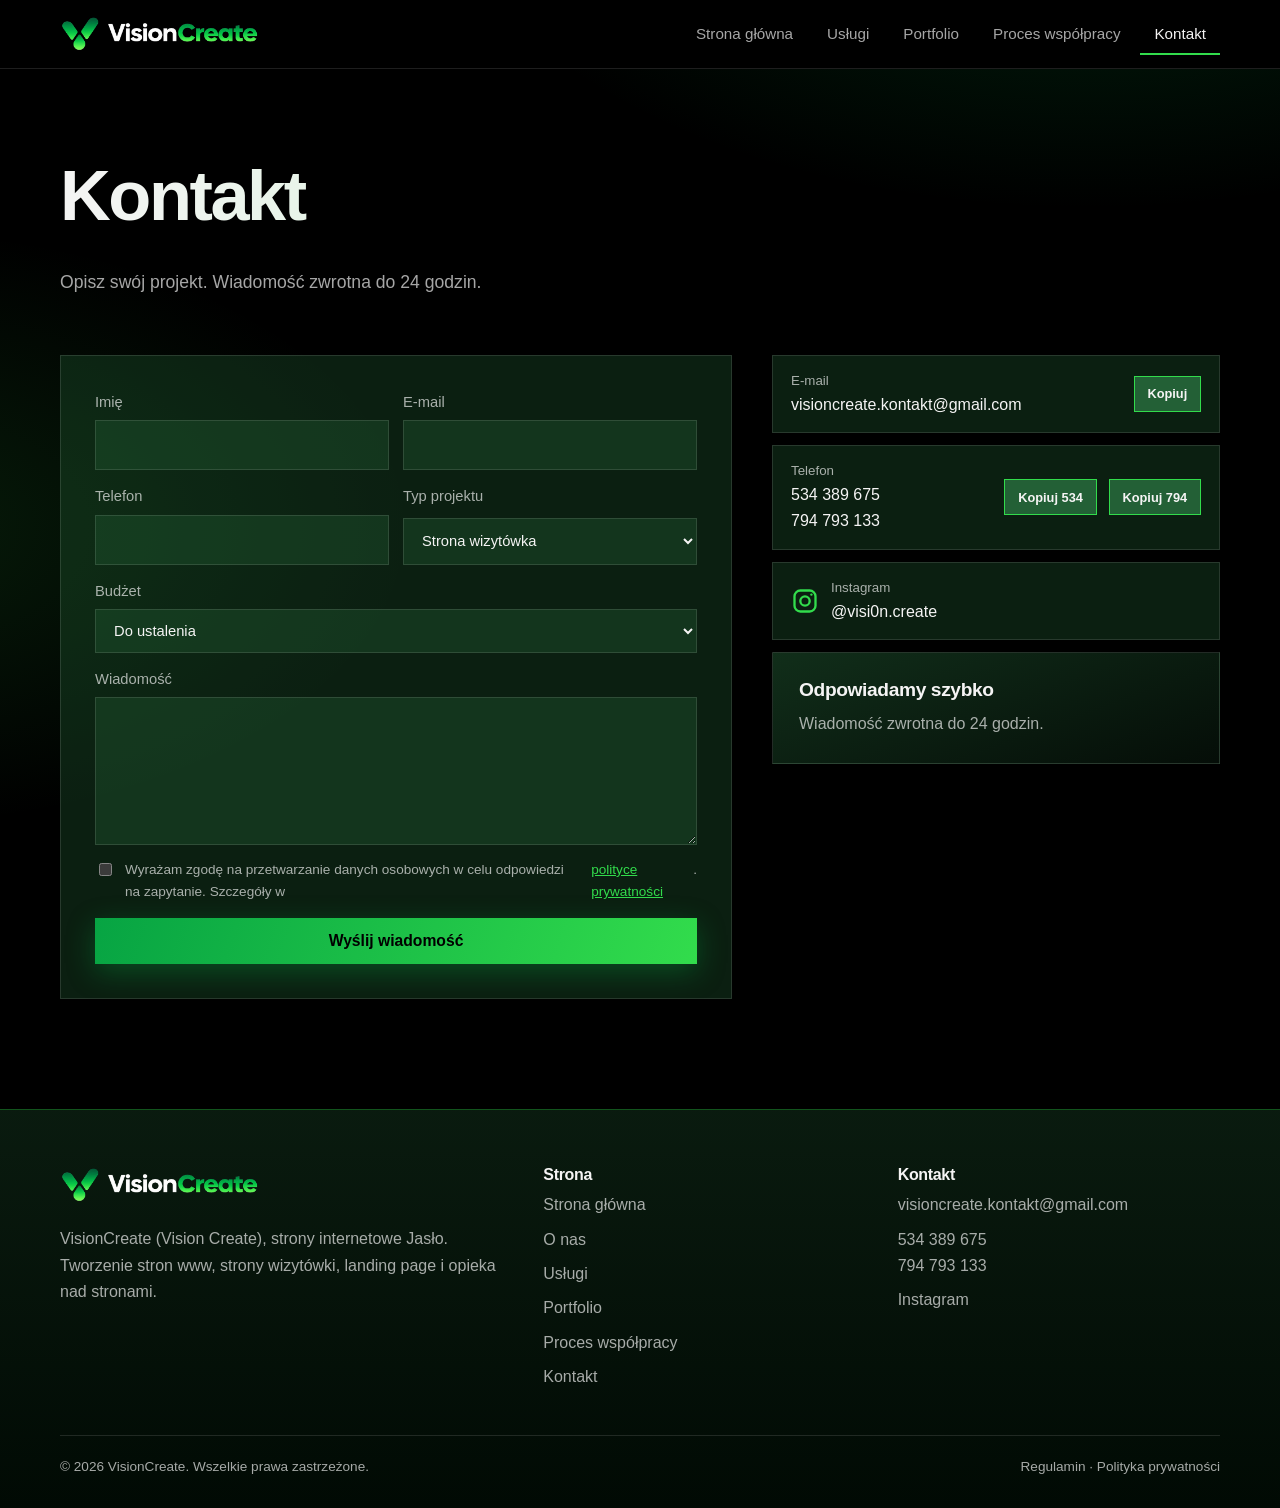
<file: kontakt.html>
<!DOCTYPE html>
<html lang="pl">
<head>
<meta charset="utf-8">
<meta name="viewport" content="width=device-width, initial-scale=1, viewport-fit=cover">
<meta http-equiv="Content-Security-Policy" content="default-src 'self'; script-src 'self'; style-src 'self' 'unsafe-inline' https://fonts.googleapis.com; font-src https://fonts.gstatic.com; img-src 'self' data:; connect-src 'self' https://formsubmit.co https://api.web3forms.com; form-action 'self'; base-uri 'self'; object-src 'none'">
<meta name="referrer" content="strict-origin-when-cross-origin">
<title>Kontakt i bezpłatna wycena | Strony www Jasło | VisionCreate</title>
<meta name="description" content="Bezpłatna wycena strony internetowej w Jaśle. Napisz lub zadzwoń: 534 389 675 / 794 793 133. Odpowiadamy do 24 godzin.">
<link rel="canonical" href="https://visi0ncreate.github.io/visioncreate/kontakt">
<meta name="robots" content="index, follow, max-image-preview:large">
<meta name="author" content="VisionCreate">
<meta name="theme-color" content="#000000">
<link rel="icon" type="image/png" sizes="48x48" href="favicon.png">
<link rel="shortcut icon" href="favicon.png">
<link rel="apple-touch-icon" href="favicon.png">
<meta name="application-name" content="VisionCreate">
<meta name="apple-mobile-web-app-title" content="VisionCreate">
<meta name="keywords" content="VisionCreate, Vision Create, strony internetowe Jasło, tworzenie stron internetowych Jasło, strony www Jasło, projektowanie stron www Jasło, strona internetowa dla firmy Jasło, strona wizytówka Jasło, landing page Jasło, cennik stron internetowych Jasło, tanie strony internetowe Jasło, utrzymanie strony Jasło, webdesigner Jasło">
<meta name="geo.region" content="PL-PK">
<meta name="geo.placename" content="Jasło">
<meta property="og:type" content="website">
<meta property="og:locale" content="pl_PL">
<meta property="og:site_name" content="VisionCreate">
<meta property="og:url" content="https://visi0ncreate.github.io/visioncreate/kontakt">
<meta property="og:image" content="https://visi0ncreate.github.io/visioncreate/logo.png">
<meta property="og:title" content="Kontakt i bezpłatna wycena | Strony www Jasło | VisionCreate">
<meta property="og:description" content="Bezpłatna wycena strony internetowej w Jaśle. Napisz lub zadzwoń: 534 389 675 / 794 793 133. Odpowiadamy do 24 godzin.">
<meta name="twitter:card" content="summary">

<link rel="preconnect" href="https://fonts.googleapis.com">
<link rel="preconnect" href="https://fonts.gstatic.com" crossorigin>
<link href="https://fonts.googleapis.com/css2?family=Sora:wght@600;700;800&family=Inter:wght@400;500&display=swap" rel="stylesheet">
<link rel="stylesheet" href="style.css?v=3">
<noscript><style>.rv{opacity:1;transform:none}</style></noscript>
</head>
<body>
<header><div class="wrap nav">
  <a href="strona-glowna" class="logo" aria-label="VisionCreate, strona główna"><img src="logo.png" alt="VisionCreate" decoding="async"></a>
  <button class="menu" aria-expanded="false" aria-controls="nav">Menu</button>
  <nav id="nav"><ul>
    <li><a href="strona-glowna">Strona główna</a></li>
    <li><a href="uslugi">Usługi</a></li>
    <li><a href="portfolio">Portfolio</a></li>
    <li><a href="proces-wspolpracy">Proces współpracy</a></li>
    
    <li><a href="kontakt" class="on" aria-current="page">Kontakt</a></li>
  </ul></nav>
</div></header>

<main>
<div class="page show">
  <div class="wrap pagehead"><h1>Kontakt</h1><p style="font-size:1.1rem">Opisz swój projekt. Wiadomość zwrotna do 24 godzin.</p></div>
  <section style="padding-top:30px"><div class="wrap contact">
    <form id="f" novalidate>
      <input type="text" name="_honey" tabindex="-1" autocomplete="off" aria-hidden="true" style="position:absolute;left:-9999px;width:1px;height:1px;opacity:0">
      <div class="two"><label>Imię<input name="imie" maxlength="80" required autocomplete="name"></label><label>E-mail<input name="email" type="email" maxlength="120" required autocomplete="email"></label></div>
      <div class="two"><label>Telefon<input name="tel" type="tel" maxlength="30" autocomplete="tel"></label>
        <label>Typ projektu<select name="typ"><option>Strona wizytówka</option><option>Sklep internetowy</option><option>Redesign strony</option><option>SEO i utrzymanie</option><option>Inne</option></select></label></div>
      <label>Budżet<select name="budzet"><option>Do ustalenia</option><option>do 500 zł</option><option>500–1 000 zł</option><option>1 000–3 000 zł</option><option>powyżej 3 000 zł</option></select></label>
      <label>Wiadomość<textarea name="msg" rows="5" maxlength="2000" required></textarea></label>
      <label class="check"><input type="checkbox" required> Wyrażam zgodę na przetwarzanie danych osobowych w celu odpowiedzi na zapytanie. Szczegóły w <a href="polityka-prywatnosci" style="color:var(--b)">polityce prywatności</a>.</label>
      <button class="btn" type="submit">Wyślij wiadomość</button>
      <span id="ok" role="status"></span>
    </form>
    <div class="info">
      <div class="ir"><a href="mailto:visioncreate.kontakt@gmail.com"><small>E-mail</small>visioncreate.kontakt@gmail.com</a><button type="button" class="cb" data-copy="visioncreate.kontakt@gmail.com">Kopiuj</button></div>
      <div class="ir"><span class="tel"><small>Telefon</small><a href="tel:+48534389675">534 389 675</a><br><a href="tel:+48794793133">794 793 133</a></span><button type="button" class="cb" data-copy="534 389 675" aria-label="Kopiuj numer 534 389 675">Kopiuj 534</button><button type="button" class="cb" data-copy="794 793 133" aria-label="Kopiuj numer 794 793 133">Kopiuj 794</button></div>
      <div class="ir"><svg class="ig" viewBox="0 0 24 24" width="28" height="28" fill="none" stroke="currentColor" stroke-width="2" stroke-linecap="round" stroke-linejoin="round" aria-hidden="true"><rect x="3" y="3" width="18" height="18" rx="5"/><circle cx="12" cy="12" r="4"/><circle cx="17.5" cy="6.5" r="1" fill="currentColor" stroke="none"/></svg><a href="https://www.instagram.com/visi0n.create/" target="_blank" rel="noopener"><small>Instagram</small>@visi0n.create</a></div>
      <div class="card" style="margin-top:6px"><h3>Odpowiadamy szybko</h3><p>Wiadomość zwrotna do 24 godzin.</p></div>
    </div>
  </div></section>
</div>
</main>

<footer><div class="wrap">
  <div class="fg">
    <div><a href="strona-glowna" class="logo"><img src="logo.png" alt="VisionCreate" decoding="async"></a><p style="margin-top:14px">VisionCreate (Vision Create), strony internetowe Jasło. Tworzenie stron www, strony wizytówki, landing page i opieka nad stronami.</p></div>
    <div><h3>Strona</h3><ul><li><a href="strona-glowna">Strona główna</a></li><li><a href="strona-glowna#o-nas">O nas</a></li><li><a href="uslugi">Usługi</a></li><li><a href="portfolio">Portfolio</a></li><li><a href="proces-wspolpracy">Proces współpracy</a></li><li><a href="kontakt">Kontakt</a></li></ul></div>
    <div><h3>Kontakt</h3><ul><li><a href="mailto:visioncreate.kontakt@gmail.com">visioncreate.kontakt@gmail.com</a></li><li><a href="tel:+48534389675">534 389 675</a><br><a href="tel:+48794793133">794 793 133</a></li><li><a href="https://www.instagram.com/visi0n.create/" target="_blank" rel="noopener">Instagram</a></li></ul></div>
    
  </div>
  <div class="legal"><span>© 2026 VisionCreate. Wszelkie prawa zastrzeżone.</span><span><a href="regulamin">Regulamin</a> · <a href="polityka-prywatnosci">Polityka prywatności</a></span></div>
</div></footer>

<script src="kontakt.js?v=4" defer></script>
<script src="script.js?v=4" defer></script>
</body>
</html>
</file>
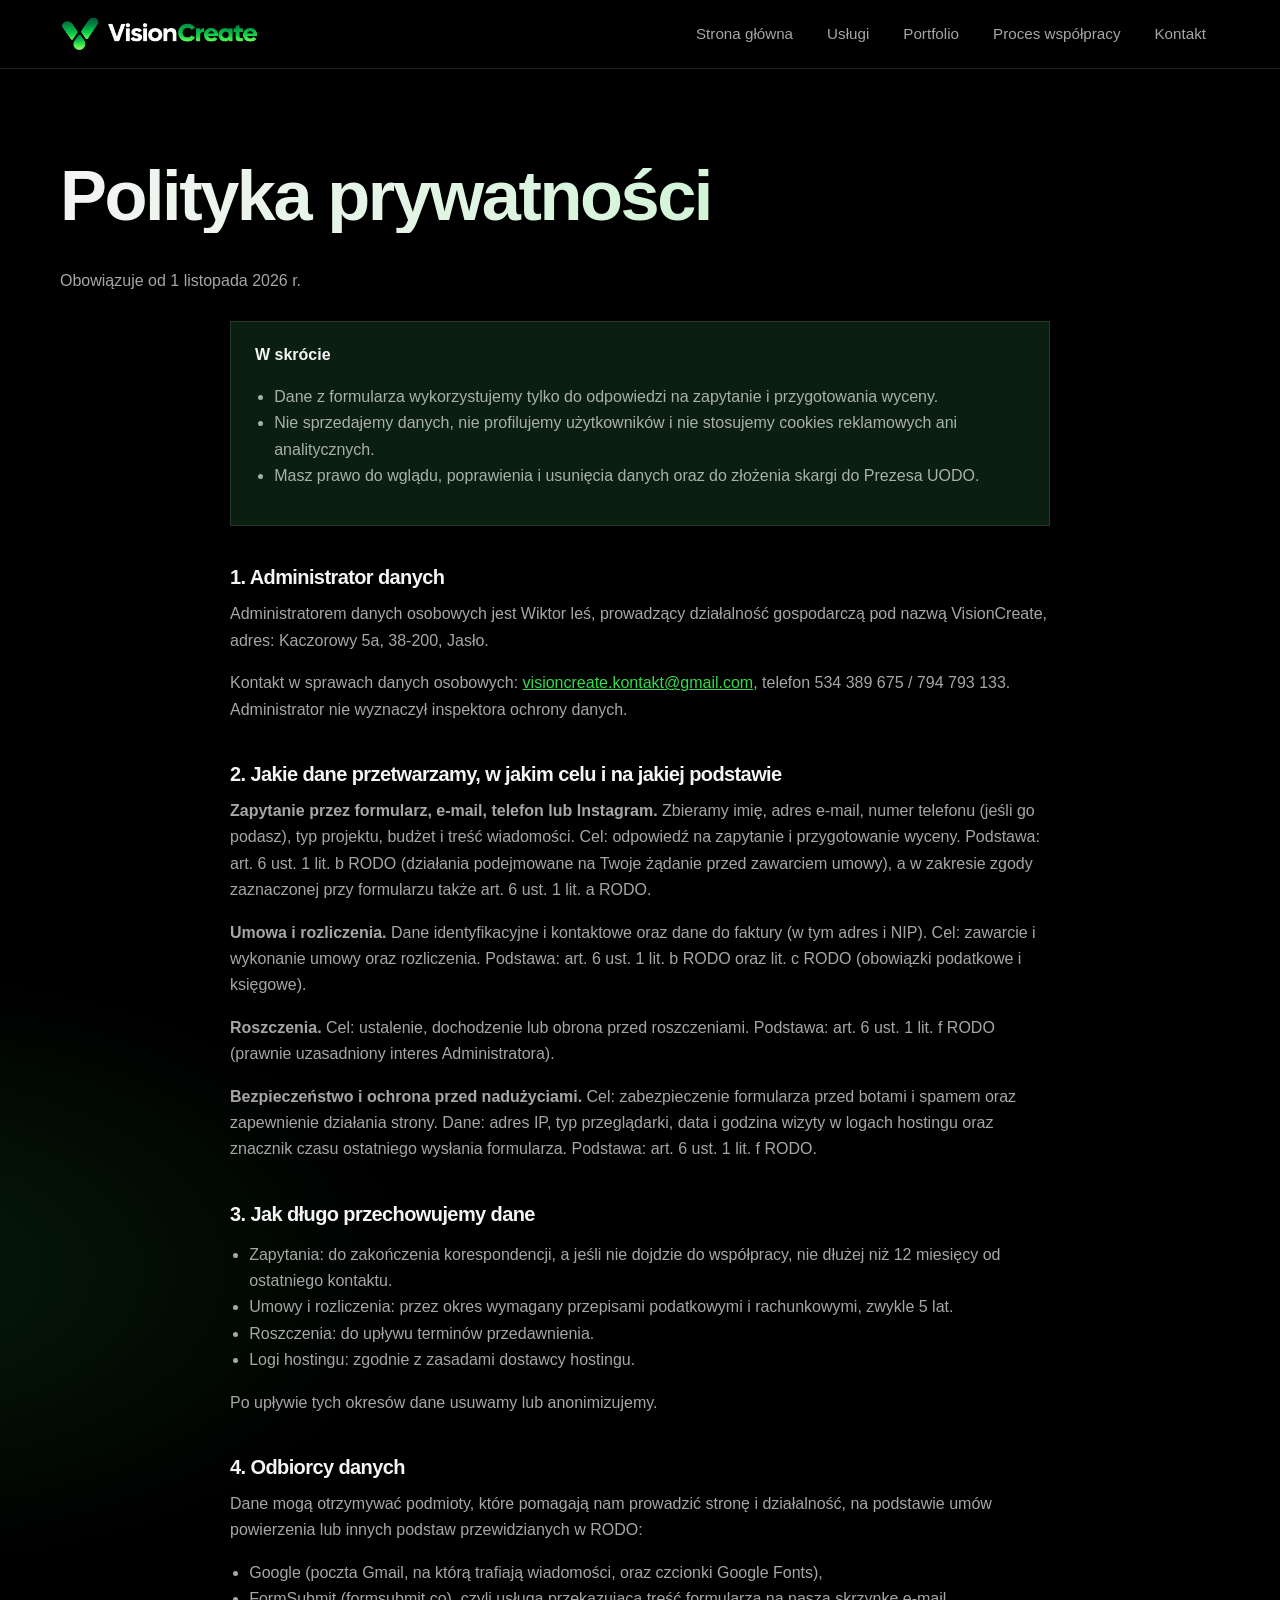
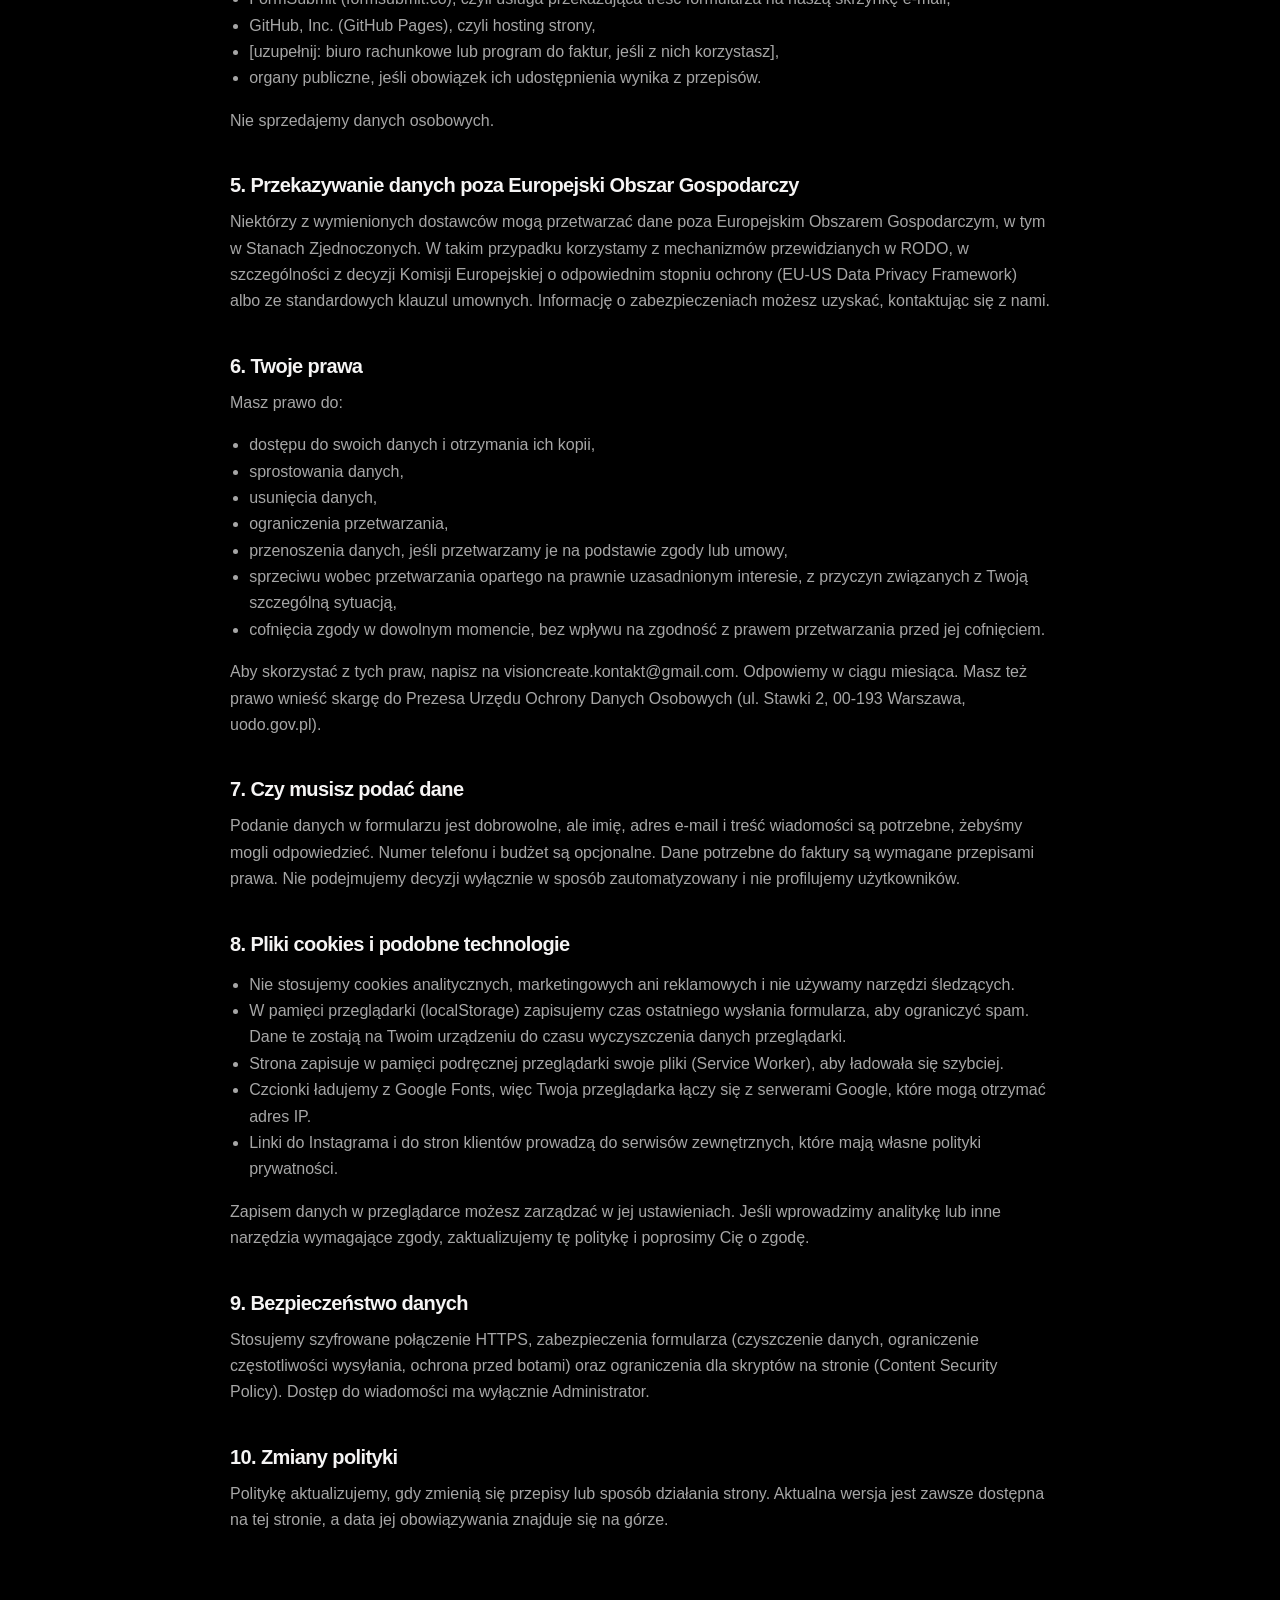
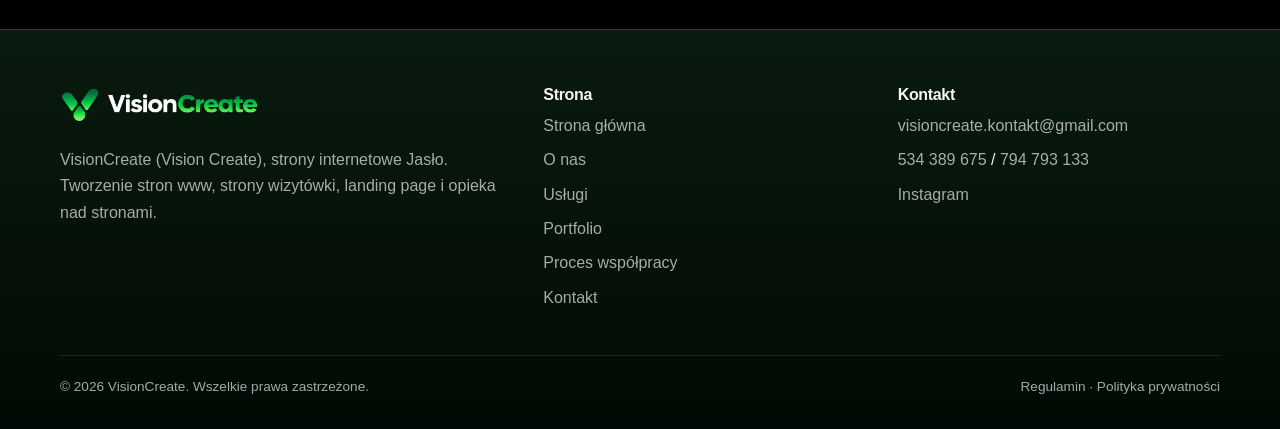
<file: polityka-prywatnosci.html>
<!DOCTYPE html>
<html lang="pl">
<head>
<meta charset="utf-8">
<meta name="viewport" content="width=device-width, initial-scale=1, viewport-fit=cover">
<meta http-equiv="Content-Security-Policy" content="default-src 'self'; script-src 'self'; style-src 'self' 'unsafe-inline' https://fonts.googleapis.com; font-src https://fonts.gstatic.com; img-src 'self' data:; connect-src 'self' https://formsubmit.co https://api.web3forms.com; form-action 'self'; base-uri 'self'; object-src 'none'">
<meta name="referrer" content="strict-origin-when-cross-origin">
<title>Polityka prywatności | VisionCreate</title>
<meta name="description" content="Polityka prywatności VisionCreate: jakie dane zbieramy, po co, jak długo je przechowujemy i jakie masz prawa.">
<link rel="canonical" href="https://visi0ncreate.github.io/visioncreate/polityka-prywatnosci">
<meta name="robots" content="index, follow, max-image-preview:large">
<meta name="author" content="VisionCreate">
<meta name="theme-color" content="#000000">
<link rel="icon" type="image/png" sizes="48x48" href="favicon.png">
<link rel="shortcut icon" href="favicon.png">
<link rel="apple-touch-icon" href="favicon.png">
<meta name="application-name" content="VisionCreate">
<meta name="apple-mobile-web-app-title" content="VisionCreate">
<meta name="keywords" content="VisionCreate, Vision Create, strony internetowe Jasło, tworzenie stron internetowych Jasło, strony www Jasło, projektowanie stron www Jasło, strona internetowa dla firmy Jasło, strona wizytówka Jasło, landing page Jasło, cennik stron internetowych Jasło, tanie strony internetowe Jasło, utrzymanie strony Jasło, webdesigner Jasło">
<meta name="geo.region" content="PL-PK">
<meta name="geo.placename" content="Jasło">
<meta property="og:type" content="website">
<meta property="og:locale" content="pl_PL">
<meta property="og:site_name" content="VisionCreate">
<meta property="og:url" content="https://visi0ncreate.github.io/visioncreate/polityka-prywatnosci">
<meta property="og:image" content="https://visi0ncreate.github.io/visioncreate/logo.png">
<meta property="og:title" content="Polityka prywatności | VisionCreate">
<meta property="og:description" content="Polityka prywatności VisionCreate: jakie dane zbieramy, po co, jak długo je przechowujemy i jakie masz prawa.">
<meta name="twitter:card" content="summary">

<link rel="preconnect" href="https://fonts.googleapis.com">
<link rel="preconnect" href="https://fonts.gstatic.com" crossorigin>
<link href="https://fonts.googleapis.com/css2?family=Sora:wght@600;700;800&family=Inter:wght@400;500&display=swap" rel="stylesheet">
<link rel="stylesheet" href="style.css?v=3">
<noscript><style>.rv{opacity:1;transform:none}</style></noscript>
</head>
<body>
<header><div class="wrap nav">
  <a href="strona-glowna" class="logo" aria-label="VisionCreate, strona główna"><img src="logo.png" alt="VisionCreate" decoding="async"></a>
  <button class="menu" aria-expanded="false" aria-controls="nav">Menu</button>
  <nav id="nav"><ul>
    <li><a href="strona-glowna">Strona główna</a></li>
    <li><a href="uslugi">Usługi</a></li>
    <li><a href="portfolio">Portfolio</a></li>
    <li><a href="proces-wspolpracy">Proces współpracy</a></li>
    
    <li><a href="kontakt">Kontakt</a></li>
  </ul></nav>
</div></header>

<main>
<div class="page show">
  <div class="wrap pagehead"><h1>Polityka prywatności</h1><p>Obowiązuje od 1 listopada 2026 r.</p></div>
  <div class="wrap doc">
    <div style="border:1px solid var(--line);border-radius:18px;padding:20px 24px;background:var(--card)">
      <b>W skrócie</b>
      <ul>
        <li>Dane z formularza wykorzystujemy tylko do odpowiedzi na zapytanie i przygotowania wyceny.</li>
        <li>Nie sprzedajemy danych, nie profilujemy użytkowników i nie stosujemy cookies reklamowych ani analitycznych.</li>
        <li>Masz prawo do wglądu, poprawienia i usunięcia danych oraz do złożenia skargi do Prezesa UODO.</li>
      </ul>
    </div>

    <h2>1. Administrator danych</h2>
    <p>Administratorem danych osobowych jest Wiktor leś, prowadzący działalność gospodarczą pod nazwą VisionCreate, adres: Kaczorowy 5a, 38-200, Jasło.</p>
    <p>Kontakt w sprawach danych osobowych: <a href="mailto:visioncreate.kontakt@gmail.com">visioncreate.kontakt@gmail.com</a>, telefon 534 389 675 / 794 793 133. Administrator nie wyznaczył inspektora ochrony danych.</p>

    <h2>2. Jakie dane przetwarzamy, w jakim celu i na jakiej podstawie</h2>
    <p><b>Zapytanie przez formularz, e-mail, telefon lub Instagram.</b> Zbieramy imię, adres e-mail, numer telefonu (jeśli go podasz), typ projektu, budżet i treść wiadomości. Cel: odpowiedź na zapytanie i przygotowanie wyceny. Podstawa: art. 6 ust. 1 lit. b RODO (działania podejmowane na Twoje żądanie przed zawarciem umowy), a w zakresie zgody zaznaczonej przy formularzu także art. 6 ust. 1 lit. a RODO.</p>
    <p><b>Umowa i rozliczenia.</b> Dane identyfikacyjne i kontaktowe oraz dane do faktury (w tym adres i NIP). Cel: zawarcie i wykonanie umowy oraz rozliczenia. Podstawa: art. 6 ust. 1 lit. b RODO oraz lit. c RODO (obowiązki podatkowe i księgowe).</p>
    <p><b>Roszczenia.</b> Cel: ustalenie, dochodzenie lub obrona przed roszczeniami. Podstawa: art. 6 ust. 1 lit. f RODO (prawnie uzasadniony interes Administratora).</p>
    <p><b>Bezpieczeństwo i ochrona przed nadużyciami.</b> Cel: zabezpieczenie formularza przed botami i spamem oraz zapewnienie działania strony. Dane: adres IP, typ przeglądarki, data i godzina wizyty w logach hostingu oraz znacznik czasu ostatniego wysłania formularza. Podstawa: art. 6 ust. 1 lit. f RODO.</p>

    <h2>3. Jak długo przechowujemy dane</h2>
    <ul>
      <li>Zapytania: do zakończenia korespondencji, a jeśli nie dojdzie do współpracy, nie dłużej niż 12 miesięcy od ostatniego kontaktu.</li>
      <li>Umowy i rozliczenia: przez okres wymagany przepisami podatkowymi i rachunkowymi, zwykle 5 lat.</li>
      <li>Roszczenia: do upływu terminów przedawnienia.</li>
      <li>Logi hostingu: zgodnie z zasadami dostawcy hostingu.</li>
    </ul>
    <p>Po upływie tych okresów dane usuwamy lub anonimizujemy.</p>

    <h2>4. Odbiorcy danych</h2>
    <p>Dane mogą otrzymywać podmioty, które pomagają nam prowadzić stronę i działalność, na podstawie umów powierzenia lub innych podstaw przewidzianych w RODO:</p>
    <ul>
      <li>Google (poczta Gmail, na którą trafiają wiadomości, oraz czcionki Google Fonts),</li>
      <li>FormSubmit (formsubmit.co), czyli usługa przekazująca treść formularza na naszą skrzynkę e-mail,</li>
      <li>GitHub, Inc. (GitHub Pages), czyli hosting strony,</li>
      <li>[uzupełnij: biuro rachunkowe lub program do faktur, jeśli z nich korzystasz],</li>
      <li>organy publiczne, jeśli obowiązek ich udostępnienia wynika z przepisów.</li>
    </ul>
    <p>Nie sprzedajemy danych osobowych.</p>

    <h2>5. Przekazywanie danych poza Europejski Obszar Gospodarczy</h2>
    <!-- SPRAWDŹ: dla Google, GitHub i FormSubmit potwierdź w ich dokumentach, na jakiej podstawie przekazują dane poza EOG, i dostosuj ten akapit. -->
    <p>Niektórzy z wymienionych dostawców mogą przetwarzać dane poza Europejskim Obszarem Gospodarczym, w tym w Stanach Zjednoczonych. W takim przypadku korzystamy z mechanizmów przewidzianych w RODO, w szczególności z decyzji Komisji Europejskiej o odpowiednim stopniu ochrony (EU-US Data Privacy Framework) albo ze standardowych klauzul umownych. Informację o zabezpieczeniach możesz uzyskać, kontaktując się z nami.</p>

    <h2>6. Twoje prawa</h2>
    <p>Masz prawo do:</p>
    <ul>
      <li>dostępu do swoich danych i otrzymania ich kopii,</li>
      <li>sprostowania danych,</li>
      <li>usunięcia danych,</li>
      <li>ograniczenia przetwarzania,</li>
      <li>przenoszenia danych, jeśli przetwarzamy je na podstawie zgody lub umowy,</li>
      <li>sprzeciwu wobec przetwarzania opartego na prawnie uzasadnionym interesie, z przyczyn związanych z Twoją szczególną sytuacją,</li>
      <li>cofnięcia zgody w dowolnym momencie, bez wpływu na zgodność z prawem przetwarzania przed jej cofnięciem.</li>
    </ul>
    <p>Aby skorzystać z tych praw, napisz na visioncreate.kontakt@gmail.com. Odpowiemy w ciągu miesiąca. Masz też prawo wnieść skargę do Prezesa Urzędu Ochrony Danych Osobowych (ul. Stawki 2, 00-193 Warszawa, uodo.gov.pl).</p>

    <h2>7. Czy musisz podać dane</h2>
    <p>Podanie danych w formularzu jest dobrowolne, ale imię, adres e-mail i treść wiadomości są potrzebne, żebyśmy mogli odpowiedzieć. Numer telefonu i budżet są opcjonalne. Dane potrzebne do faktury są wymagane przepisami prawa. Nie podejmujemy decyzji wyłącznie w sposób zautomatyzowany i nie profilujemy użytkowników.</p>

    <h2>8. Pliki cookies i podobne technologie</h2>
    <ul>
      <li>Nie stosujemy cookies analitycznych, marketingowych ani reklamowych i nie używamy narzędzi śledzących.</li>
      <li>W pamięci przeglądarki (localStorage) zapisujemy czas ostatniego wysłania formularza, aby ograniczyć spam. Dane te zostają na Twoim urządzeniu do czasu wyczyszczenia danych przeglądarki.</li>
      <li>Strona zapisuje w pamięci podręcznej przeglądarki swoje pliki (Service Worker), aby ładowała się szybciej.</li>
      <!-- USUŃ ten punkt, jeśli czcionki zostaną wgrane na własny serwer. -->
      <li>Czcionki ładujemy z Google Fonts, więc Twoja przeglądarka łączy się z serwerami Google, które mogą otrzymać adres IP.</li>
      <li>Linki do Instagrama i do stron klientów prowadzą do serwisów zewnętrznych, które mają własne polityki prywatności.</li>
    </ul>
    <p>Zapisem danych w przeglądarce możesz zarządzać w jej ustawieniach. Jeśli wprowadzimy analitykę lub inne narzędzia wymagające zgody, zaktualizujemy tę politykę i poprosimy Cię o zgodę.</p>

    <h2>9. Bezpieczeństwo danych</h2>
    <p>Stosujemy szyfrowane połączenie HTTPS, zabezpieczenia formularza (czyszczenie danych, ograniczenie częstotliwości wysyłania, ochrona przed botami) oraz ograniczenia dla skryptów na stronie (Content Security Policy). Dostęp do wiadomości ma wyłącznie Administrator.</p>

    <h2>10. Zmiany polityki</h2>
    <p>Politykę aktualizujemy, gdy zmienią się przepisy lub sposób działania strony. Aktualna wersja jest zawsze dostępna na tej stronie, a data jej obowiązywania znajduje się na górze.</p>
  </div>
</div>
</main>

<footer><div class="wrap">
  <div class="fg">
    <div><a href="strona-glowna" class="logo"><img src="logo.png" alt="VisionCreate" decoding="async"></a><p style="margin-top:14px">VisionCreate (Vision Create), strony internetowe Jasło. Tworzenie stron www, strony wizytówki, landing page i opieka nad stronami.</p></div>
    <div><h3>Strona</h3><ul><li><a href="strona-glowna">Strona główna</a></li><li><a href="strona-glowna#o-nas">O nas</a></li><li><a href="uslugi">Usługi</a></li><li><a href="portfolio">Portfolio</a></li><li><a href="proces-wspolpracy">Proces współpracy</a></li><li><a href="kontakt">Kontakt</a></li></ul></div>
    <div><h3>Kontakt</h3><ul><li><a href="mailto:visioncreate.kontakt@gmail.com">visioncreate.kontakt@gmail.com</a></li><li><a href="tel:+48534389675">534 389 675</a> / <a href="tel:+48794793133">794 793 133</a></li><li><a href="https://www.instagram.com/visi0n.create/" target="_blank" rel="noopener">Instagram</a></li></ul></div>
    
  </div>
  <div class="legal"><span>© 2026 VisionCreate. Wszelkie prawa zastrzeżone.</span><span><a href="regulamin">Regulamin</a> · <a href="polityka-prywatnosci">Polityka prywatności</a></span></div>
</div></footer>

<script src="script.js?v=3" defer></script>
</body>
</html>
</file>
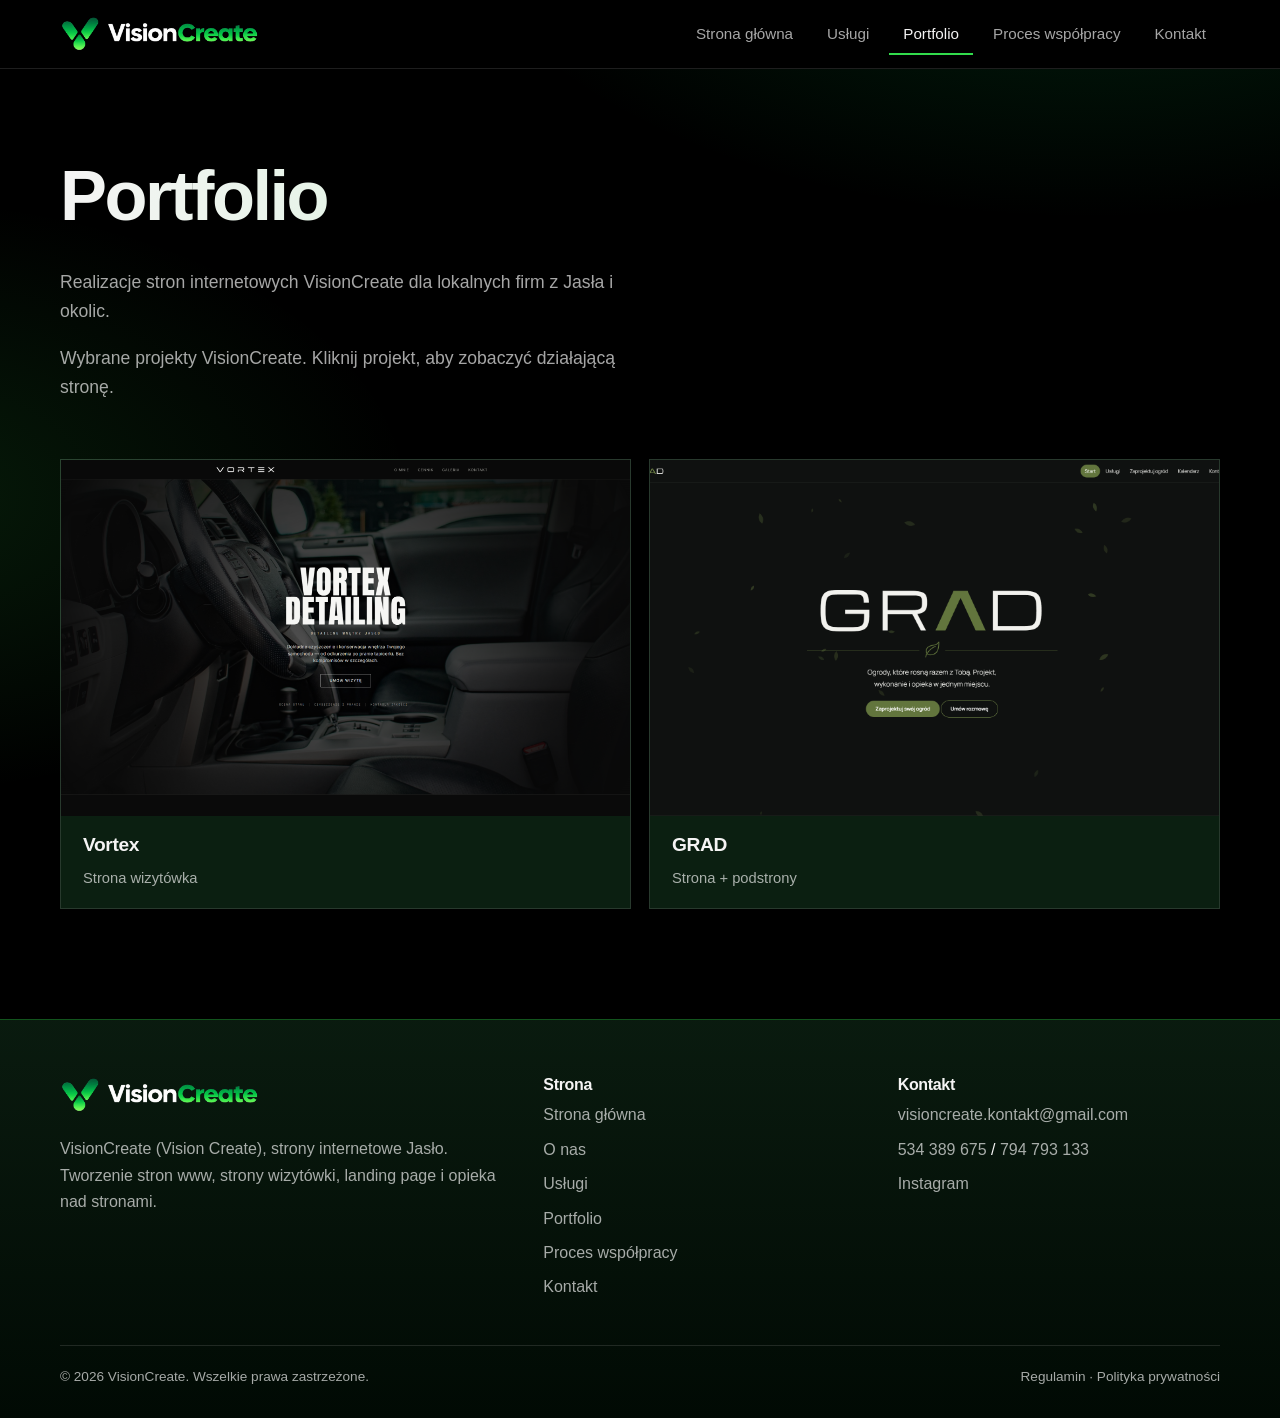
<file: portfolio.html>
<!DOCTYPE html>
<html lang="pl">
<head>
<meta charset="utf-8">
<meta name="viewport" content="width=device-width, initial-scale=1, viewport-fit=cover">
<meta http-equiv="Content-Security-Policy" content="default-src 'self'; script-src 'self'; style-src 'self' 'unsafe-inline' https://fonts.googleapis.com; font-src https://fonts.gstatic.com; img-src 'self' data:; connect-src 'self' https://formsubmit.co https://api.web3forms.com; form-action 'self'; base-uri 'self'; object-src 'none'">
<meta name="referrer" content="strict-origin-when-cross-origin">
<title>Portfolio stron internetowych Jasło | VisionCreate</title>
<meta name="description" content="Realizacje VisionCreate: strony wizytówki i strony z podstronami dla lokalnych firm z Jasła i okolic. Zobacz projekty.">
<link rel="canonical" href="https://visi0ncreate.github.io/visioncreate/portfolio">
<meta name="robots" content="index, follow, max-image-preview:large">
<meta name="author" content="VisionCreate">
<meta name="theme-color" content="#000000">
<link rel="icon" type="image/png" sizes="48x48" href="favicon.png">
<link rel="shortcut icon" href="favicon.png">
<link rel="apple-touch-icon" href="favicon.png">
<meta name="application-name" content="VisionCreate">
<meta name="apple-mobile-web-app-title" content="VisionCreate">
<meta name="keywords" content="VisionCreate, Vision Create, strony internetowe Jasło, tworzenie stron internetowych Jasło, strony www Jasło, projektowanie stron www Jasło, strona internetowa dla firmy Jasło, strona wizytówka Jasło, landing page Jasło, cennik stron internetowych Jasło, tanie strony internetowe Jasło, utrzymanie strony Jasło, webdesigner Jasło">
<meta name="geo.region" content="PL-PK">
<meta name="geo.placename" content="Jasło">
<meta property="og:type" content="website">
<meta property="og:locale" content="pl_PL">
<meta property="og:site_name" content="VisionCreate">
<meta property="og:url" content="https://visi0ncreate.github.io/visioncreate/portfolio">
<meta property="og:image" content="https://visi0ncreate.github.io/visioncreate/logo.png">
<meta property="og:title" content="Portfolio stron internetowych Jasło | VisionCreate">
<meta property="og:description" content="Realizacje VisionCreate: strony wizytówki i strony z podstronami dla lokalnych firm z Jasła i okolic. Zobacz projekty.">
<meta name="twitter:card" content="summary">

<link rel="preconnect" href="https://fonts.googleapis.com">
<link rel="preconnect" href="https://fonts.gstatic.com" crossorigin>
<link href="https://fonts.googleapis.com/css2?family=Sora:wght@600;700;800&family=Inter:wght@400;500&display=swap" rel="stylesheet">
<link rel="stylesheet" href="style.css?v=3">
<noscript><style>.rv{opacity:1;transform:none}</style></noscript>
</head>
<body>
<header><div class="wrap nav">
  <a href="strona-glowna" class="logo" aria-label="VisionCreate, strona główna"><img src="logo.png" alt="VisionCreate" decoding="async"></a>
  <button class="menu" aria-expanded="false" aria-controls="nav">Menu</button>
  <nav id="nav"><ul>
    <li><a href="strona-glowna">Strona główna</a></li>
    <li><a href="uslugi">Usługi</a></li>
    <li><a href="portfolio" class="on" aria-current="page">Portfolio</a></li>
    <li><a href="proces-wspolpracy">Proces współpracy</a></li>
    
    <li><a href="kontakt">Kontakt</a></li>
  </ul></nav>
</div></header>

<main>
<div class="page show">
  <div class="wrap pagehead"><h1>Portfolio</h1><p style="font-size:1.1rem">Realizacje stron internetowych VisionCreate dla lokalnych firm z Jasła i okolic.</p><p style="font-size:1.1rem">Wybrane projekty VisionCreate. Kliknij projekt, aby zobaczyć działającą stronę.</p></div>
  <section style="padding-top:30px"><div class="wrap"><div class="grid" id="pf" style="margin-top:0"></div></div></section>
</div>
</main>

<footer><div class="wrap">
  <div class="fg">
    <div><a href="strona-glowna" class="logo"><img src="logo.png" alt="VisionCreate" decoding="async"></a><p style="margin-top:14px">VisionCreate (Vision Create), strony internetowe Jasło. Tworzenie stron www, strony wizytówki, landing page i opieka nad stronami.</p></div>
    <div><h3>Strona</h3><ul><li><a href="strona-glowna">Strona główna</a></li><li><a href="strona-glowna#o-nas">O nas</a></li><li><a href="uslugi">Usługi</a></li><li><a href="portfolio">Portfolio</a></li><li><a href="proces-wspolpracy">Proces współpracy</a></li><li><a href="kontakt">Kontakt</a></li></ul></div>
    <div><h3>Kontakt</h3><ul><li><a href="mailto:visioncreate.kontakt@gmail.com">visioncreate.kontakt@gmail.com</a></li><li><a href="tel:+48534389675">534 389 675</a> / <a href="tel:+48794793133">794 793 133</a></li><li><a href="https://www.instagram.com/visi0n.create/" target="_blank" rel="noopener">Instagram</a></li></ul></div>
    
  </div>
  <div class="legal"><span>© 2026 VisionCreate. Wszelkie prawa zastrzeżone.</span><span><a href="regulamin">Regulamin</a> · <a href="polityka-prywatnosci">Polityka prywatności</a></span></div>
</div></footer>

<script src="portfolio.js?v=3" defer></script>
<script src="script.js?v=3" defer></script>
</body>
</html>
</file>
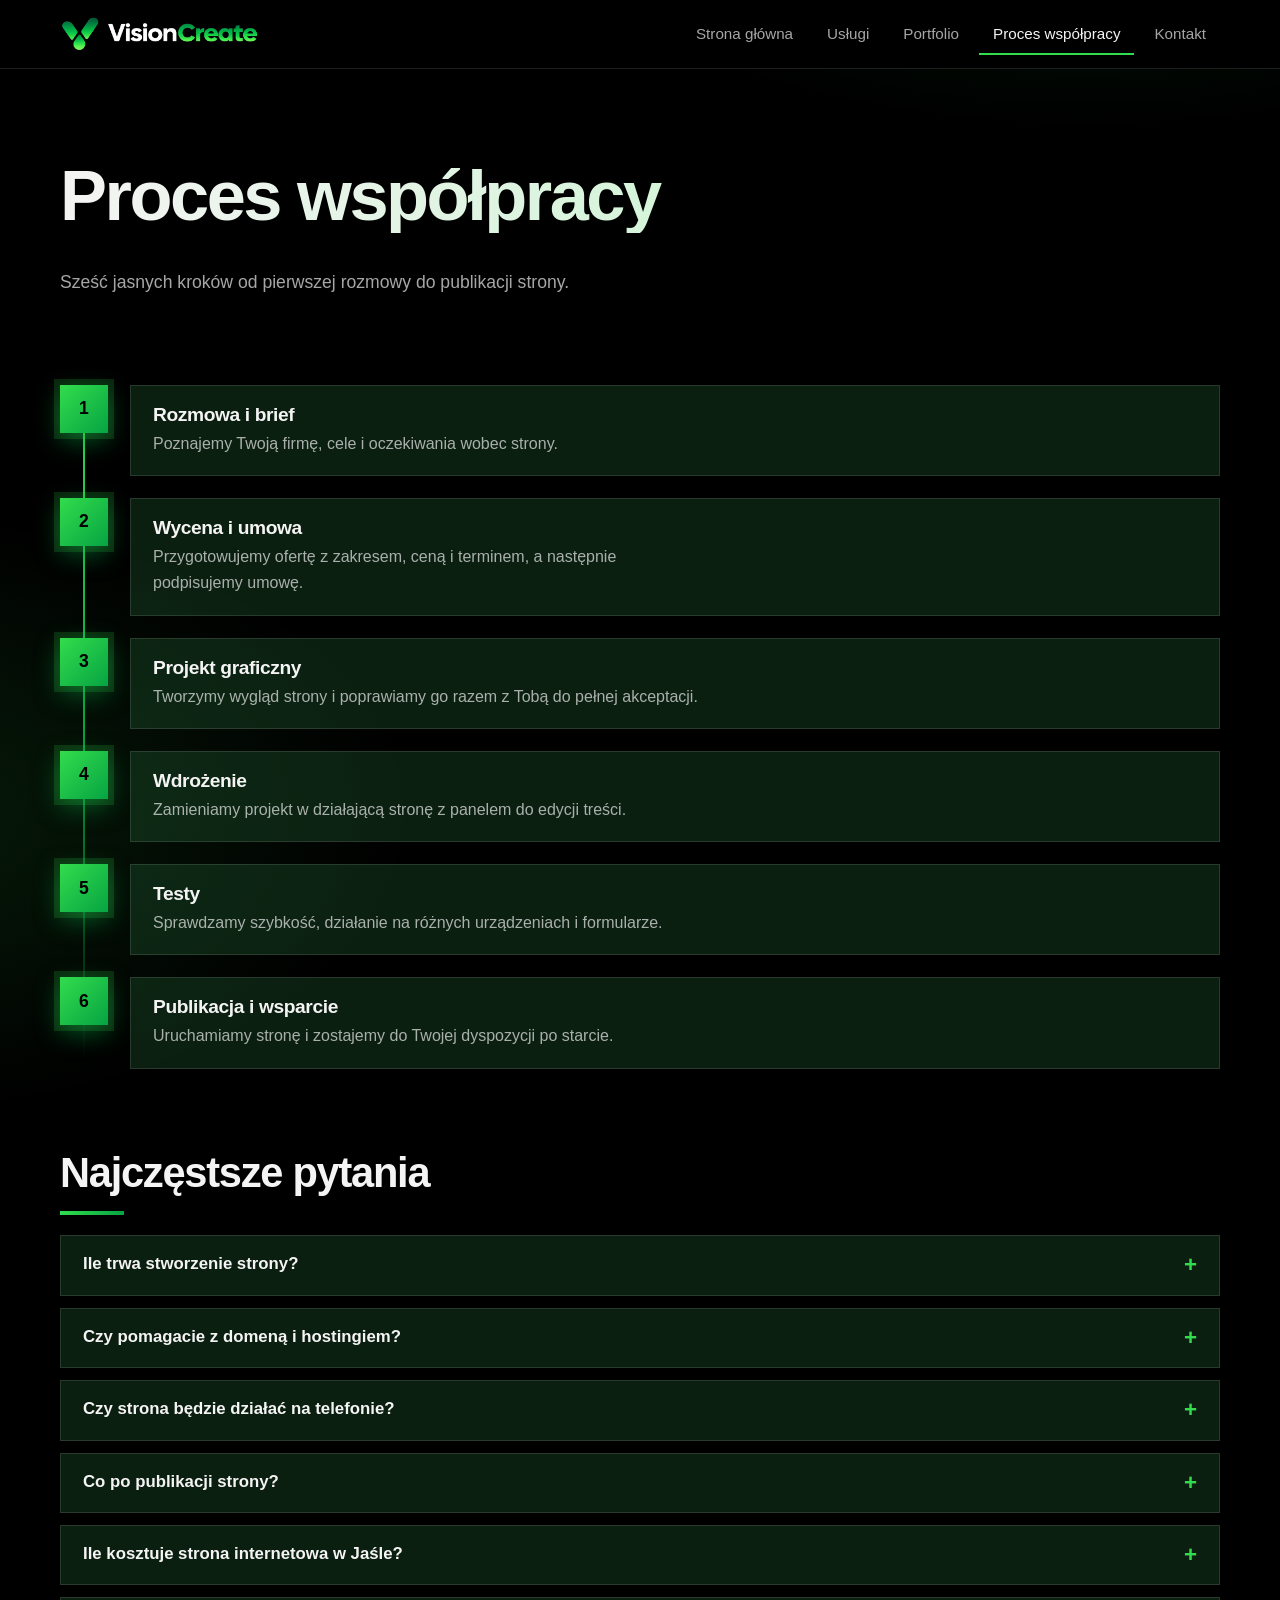
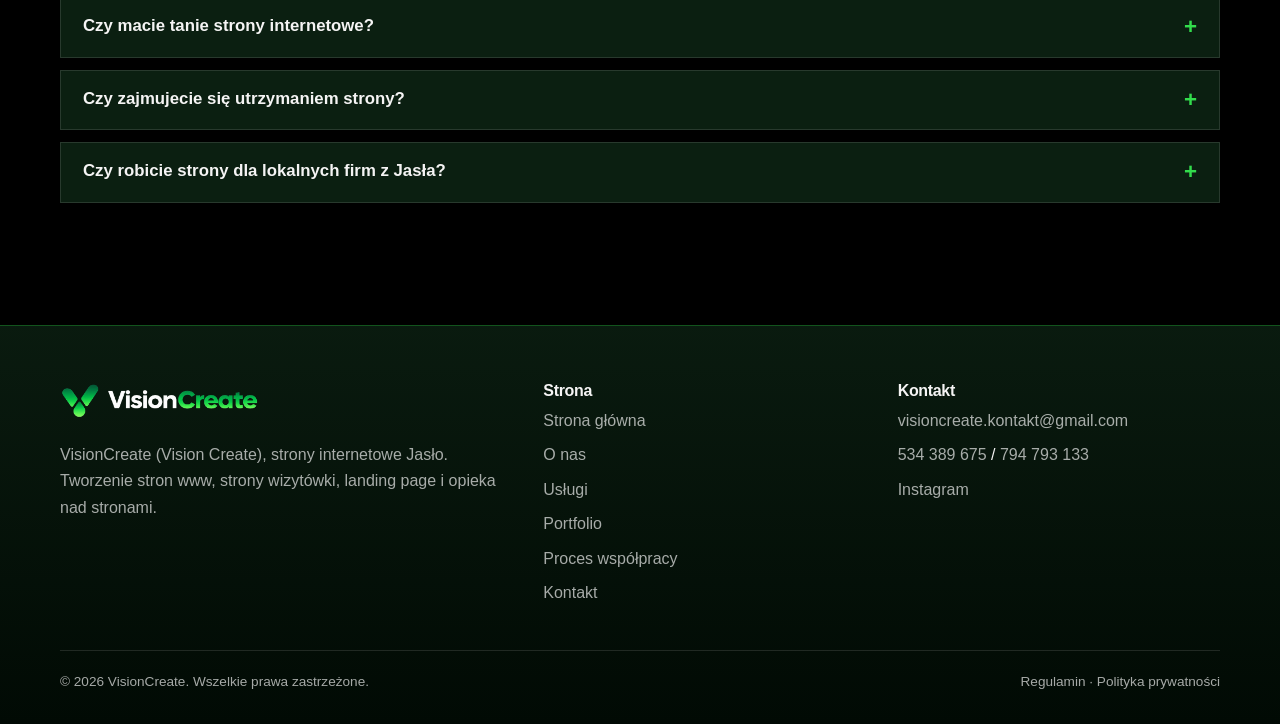
<file: proces-wspolpracy.html>
<!DOCTYPE html>
<html lang="pl">
<head>
<meta charset="utf-8">
<meta name="viewport" content="width=device-width, initial-scale=1, viewport-fit=cover">
<meta http-equiv="Content-Security-Policy" content="default-src 'self'; script-src 'self'; style-src 'self' 'unsafe-inline' https://fonts.googleapis.com; font-src https://fonts.gstatic.com; img-src 'self' data:; connect-src 'self' https://formsubmit.co https://api.web3forms.com; form-action 'self'; base-uri 'self'; object-src 'none'">
<meta name="referrer" content="strict-origin-when-cross-origin">
<title>Jak powstaje strona internetowa? Proces i FAQ | VisionCreate</title>
<meta name="description" content="Od briefu do publikacji w 6 krokach. Odpowiedzi: ile kosztuje strona internetowa w Jaśle, ile trwa realizacja i jak wygląda utrzymanie strony.">
<link rel="canonical" href="https://visi0ncreate.github.io/visioncreate/proces-wspolpracy">
<meta name="robots" content="index, follow, max-image-preview:large">
<meta name="author" content="VisionCreate">
<meta name="theme-color" content="#000000">
<link rel="icon" type="image/png" sizes="48x48" href="favicon.png">
<link rel="shortcut icon" href="favicon.png">
<link rel="apple-touch-icon" href="favicon.png">
<meta name="application-name" content="VisionCreate">
<meta name="apple-mobile-web-app-title" content="VisionCreate">
<meta name="keywords" content="VisionCreate, Vision Create, strony internetowe Jasło, tworzenie stron internetowych Jasło, strony www Jasło, projektowanie stron www Jasło, strona internetowa dla firmy Jasło, strona wizytówka Jasło, landing page Jasło, cennik stron internetowych Jasło, tanie strony internetowe Jasło, utrzymanie strony Jasło, webdesigner Jasło">
<meta name="geo.region" content="PL-PK">
<meta name="geo.placename" content="Jasło">
<meta property="og:type" content="website">
<meta property="og:locale" content="pl_PL">
<meta property="og:site_name" content="VisionCreate">
<meta property="og:url" content="https://visi0ncreate.github.io/visioncreate/proces-wspolpracy">
<meta property="og:image" content="https://visi0ncreate.github.io/visioncreate/logo.png">
<meta property="og:title" content="Jak powstaje strona internetowa? Proces i FAQ | VisionCreate">
<meta property="og:description" content="Od briefu do publikacji w 6 krokach. Odpowiedzi: ile kosztuje strona internetowa w Jaśle, ile trwa realizacja i jak wygląda utrzymanie strony.">
<meta name="twitter:card" content="summary">

<script type="application/ld+json">{"@context":"https://schema.org","@type":"FAQPage","mainEntity":[{"@type":"Question","name":"Ile trwa stworzenie strony?","acceptedAnswer":{"@type":"Answer","text":"Zależy od zakresu. Prosta strona wizytówka zajmuje zwykle kilka tygodni, większe projekty dłużej. Dokładny termin podajemy w wycenie."}},{"@type":"Question","name":"Czy pomagacie z domeną i hostingiem?","acceptedAnswer":{"@type":"Answer","text":"Tak, doradzimy wybór i zajmiemy się konfiguracją."}},{"@type":"Question","name":"Czy strona będzie działać na telefonie?","acceptedAnswer":{"@type":"Answer","text":"Każda strona jest w pełni responsywna i testowana na różnych urządzeniach."}},{"@type":"Question","name":"Co po publikacji strony?","acceptedAnswer":{"@type":"Answer","text":"Oferujemy opiekę techniczną, aktualizacje i bieżące poprawki."}},{"@type":"Question","name":"Ile kosztuje strona internetowa w Jaśle?","acceptedAnswer":{"@type":"Answer","text":"Cena zależy od zakresu: landing page od 449 zł, strona wizytówka od 499 zł, redesign od 499 zł, a rozbudowana strona z podstronami od 1 099 zł. Dokładną cenę poznasz w bezpłatnej wycenie."}},{"@type":"Question","name":"Czy macie tanie strony internetowe?","acceptedAnswer":{"@type":"Answer","text":"Stawiamy na przystępne ceny i jasny zakres prac, a pakiety startują od 449 zł. Tanio nie znaczy szablonowo, bo każda strona jest projektowana indywidualnie."}},{"@type":"Question","name":"Czy zajmujecie się utrzymaniem strony?","acceptedAnswer":{"@type":"Answer","text":"Tak, w ramach Patronatu. Od 20 zł miesięcznie obejmuje on hosting i domenę oraz przywrócenie strony w razie typowej awarii, a wyższe pakiety także zmiany, kopie zapasowe i testy formularza."}},{"@type":"Question","name":"Czy robicie strony dla lokalnych firm z Jasła?","acceptedAnswer":{"@type":"Answer","text":"Tak. Tworzymy strony dla lokalnych firm z Jasła i okolic: wizytówki, strony ofertowe i rozbudowane strony z podstronami."}}]}</script>
<link rel="preconnect" href="https://fonts.googleapis.com">
<link rel="preconnect" href="https://fonts.gstatic.com" crossorigin>
<link href="https://fonts.googleapis.com/css2?family=Sora:wght@600;700;800&family=Inter:wght@400;500&display=swap" rel="stylesheet">
<link rel="stylesheet" href="style.css?v=3">
<noscript><style>.rv{opacity:1;transform:none}</style></noscript>
</head>
<body>
<header><div class="wrap nav">
  <a href="strona-glowna" class="logo" aria-label="VisionCreate, strona główna"><img src="logo.png" alt="VisionCreate" decoding="async"></a>
  <button class="menu" aria-expanded="false" aria-controls="nav">Menu</button>
  <nav id="nav"><ul>
    <li><a href="strona-glowna">Strona główna</a></li>
    <li><a href="uslugi">Usługi</a></li>
    <li><a href="portfolio">Portfolio</a></li>
    <li><a href="proces-wspolpracy" class="on" aria-current="page">Proces współpracy</a></li>
    
    <li><a href="kontakt">Kontakt</a></li>
  </ul></nav>
</div></header>

<main>
<div class="page show">
  <div class="wrap pagehead"><h1>Proces współpracy</h1><p style="font-size:1.1rem">Sześć jasnych kroków od pierwszej rozmowy do publikacji strony.</p></div>
  <section style="padding-top:20px"><div class="wrap">
    <div class="steps">
      <div class="step rv"><b>1</b><div><h3>Rozmowa i brief</h3><p>Poznajemy Twoją firmę, cele i oczekiwania wobec strony.</p></div></div>
      <div class="step rv"><b>2</b><div><h3>Wycena i umowa</h3><p>Przygotowujemy ofertę z zakresem, ceną i terminem, a następnie podpisujemy umowę.</p></div></div>
      <div class="step rv"><b>3</b><div><h3>Projekt graficzny</h3><p>Tworzymy wygląd strony i poprawiamy go razem z Tobą do pełnej akceptacji.</p></div></div>
      <div class="step rv"><b>4</b><div><h3>Wdrożenie</h3><p>Zamieniamy projekt w działającą stronę z panelem do edycji treści.</p></div></div>
      <div class="step rv"><b>5</b><div><h3>Testy</h3><p>Sprawdzamy szybkość, działanie na różnych urządzeniach i formularze.</p></div></div>
      <div class="step rv"><b>6</b><div><h3>Publikacja i wsparcie</h3><p>Uruchamiamy stronę i zostajemy do Twojej dyspozycji po starcie.</p></div></div>
    </div>
    <h2 style="margin-top:80px">Najczęstsze pytania</h2>
    <details><summary>Ile trwa stworzenie strony?</summary><p>Zależy od zakresu. Prosta strona wizytówka zajmuje zwykle kilka tygodni, większe projekty dłużej. Dokładny termin podajemy w wycenie.</p></details>
    
    <details><summary>Czy pomagacie z domeną i hostingiem?</summary><p>Tak, doradzimy wybór i zajmiemy się konfiguracją.</p></details>
    <details><summary>Czy strona będzie działać na telefonie?</summary><p>Każda strona jest w pełni responsywna i testowana na różnych urządzeniach.</p></details>
    <details><summary>Co po publikacji strony?</summary><p>Oferujemy opiekę techniczną, aktualizacje i bieżące poprawki.</p></details>
    <details><summary>Ile kosztuje strona internetowa w Jaśle?</summary><p>Cena zależy od zakresu: landing page od 449 zł, strona wizytówka od 499 zł, redesign od 499 zł, a rozbudowana strona z podstronami od 1 099 zł. Dokładną cenę poznasz w bezpłatnej wycenie.</p></details>
    <details><summary>Czy macie tanie strony internetowe?</summary><p>Stawiamy na przystępne ceny i jasny zakres prac, a pakiety startują od 449 zł. Tanio nie znaczy szablonowo, bo każda strona jest projektowana indywidualnie.</p></details>
    <details><summary>Czy zajmujecie się utrzymaniem strony?</summary><p>Tak, w ramach Patronatu. Od 20 zł miesięcznie obejmuje on hosting i domenę oraz przywrócenie strony w razie typowej awarii, a wyższe pakiety także zmiany, kopie zapasowe i testy formularza.</p></details>
    <details><summary>Czy robicie strony dla lokalnych firm z Jasła?</summary><p>Tak. Tworzymy strony dla lokalnych firm z Jasła i okolic: wizytówki, strony ofertowe i rozbudowane strony z podstronami.</p></details>
  </div></section>
</div>
</main>

<footer><div class="wrap">
  <div class="fg">
    <div><a href="strona-glowna" class="logo"><img src="logo.png" alt="VisionCreate" decoding="async"></a><p style="margin-top:14px">VisionCreate (Vision Create), strony internetowe Jasło. Tworzenie stron www, strony wizytówki, landing page i opieka nad stronami.</p></div>
    <div><h3>Strona</h3><ul><li><a href="strona-glowna">Strona główna</a></li><li><a href="strona-glowna#o-nas">O nas</a></li><li><a href="uslugi">Usługi</a></li><li><a href="portfolio">Portfolio</a></li><li><a href="proces-wspolpracy">Proces współpracy</a></li><li><a href="kontakt">Kontakt</a></li></ul></div>
    <div><h3>Kontakt</h3><ul><li><a href="mailto:visioncreate.kontakt@gmail.com">visioncreate.kontakt@gmail.com</a></li><li><a href="tel:+48534389675">534 389 675</a> / <a href="tel:+48794793133">794 793 133</a></li><li><a href="https://www.instagram.com/visi0n.create/" target="_blank" rel="noopener">Instagram</a></li></ul></div>
    
  </div>
  <div class="legal"><span>© 2026 VisionCreate. Wszelkie prawa zastrzeżone.</span><span><a href="regulamin">Regulamin</a> · <a href="polityka-prywatnosci">Polityka prywatności</a></span></div>
</div></footer>

<script src="script.js?v=3" defer></script>
</body>
</html>
</file>
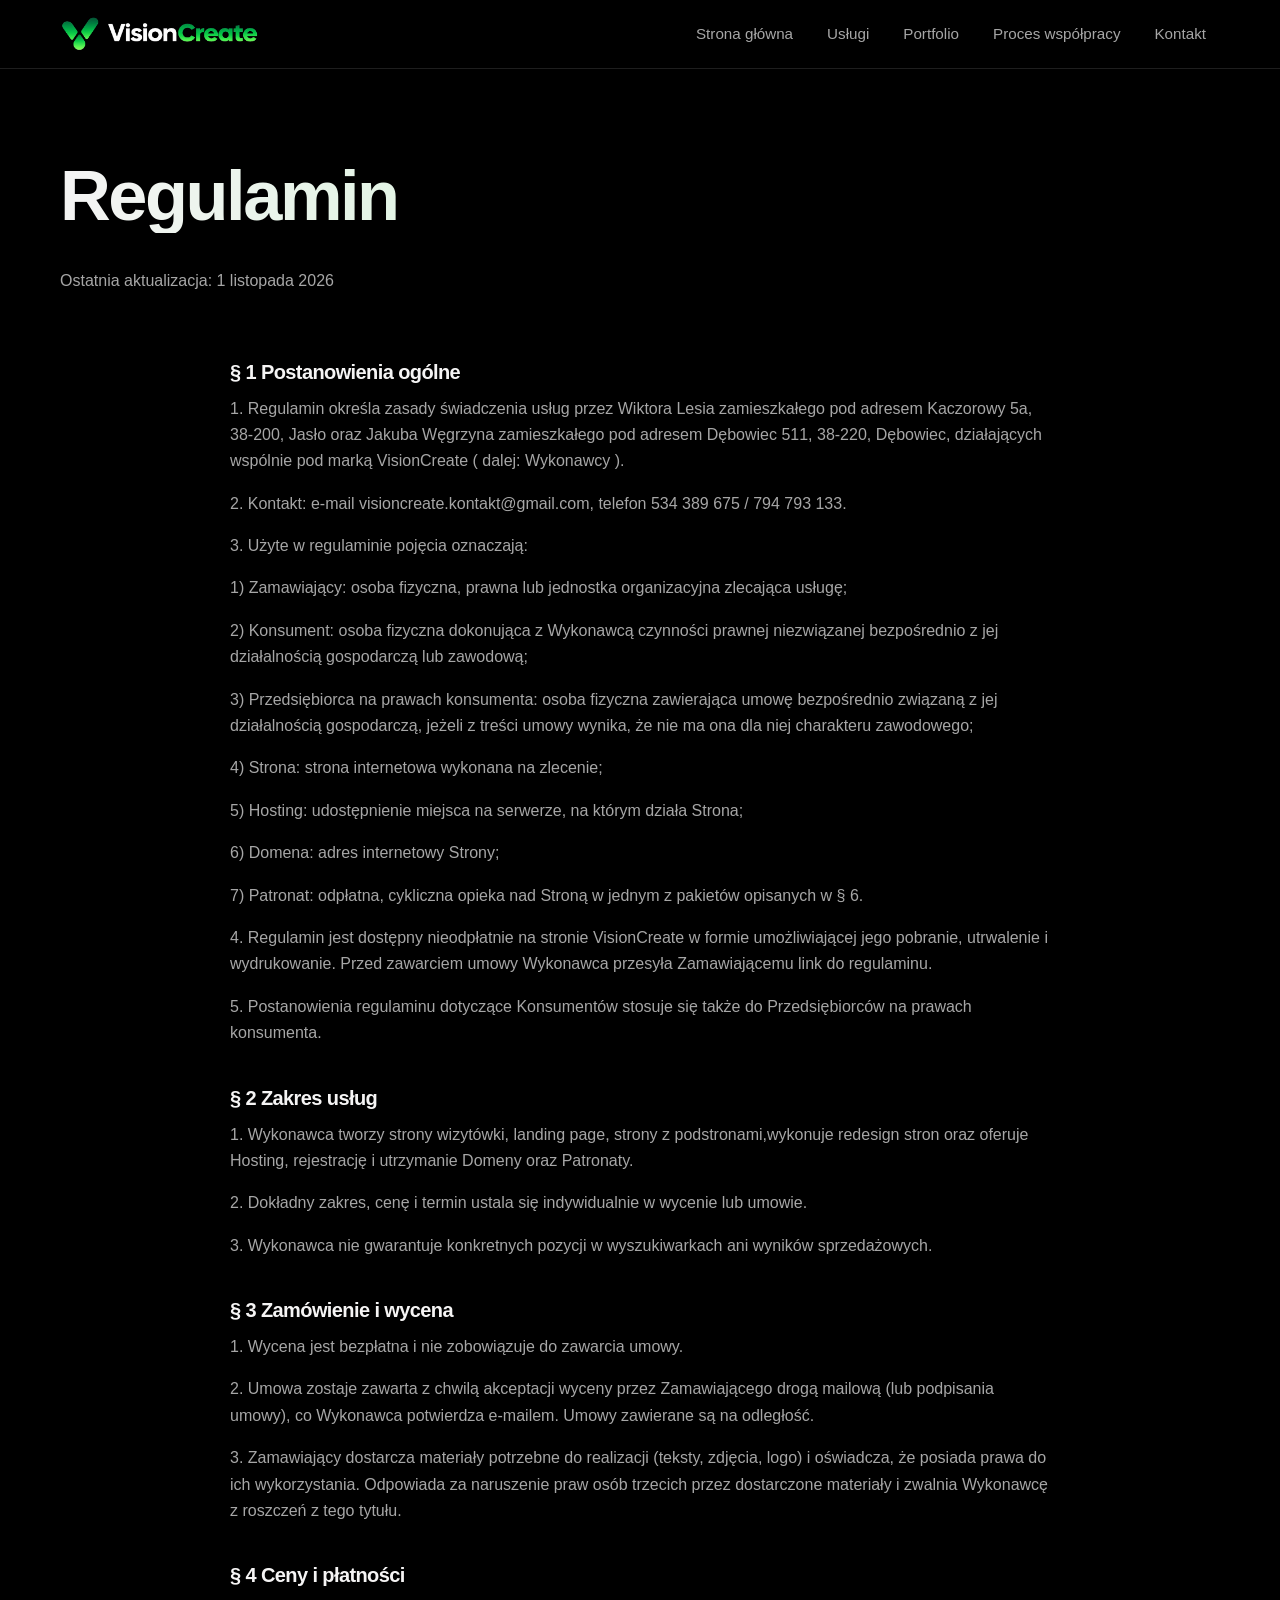
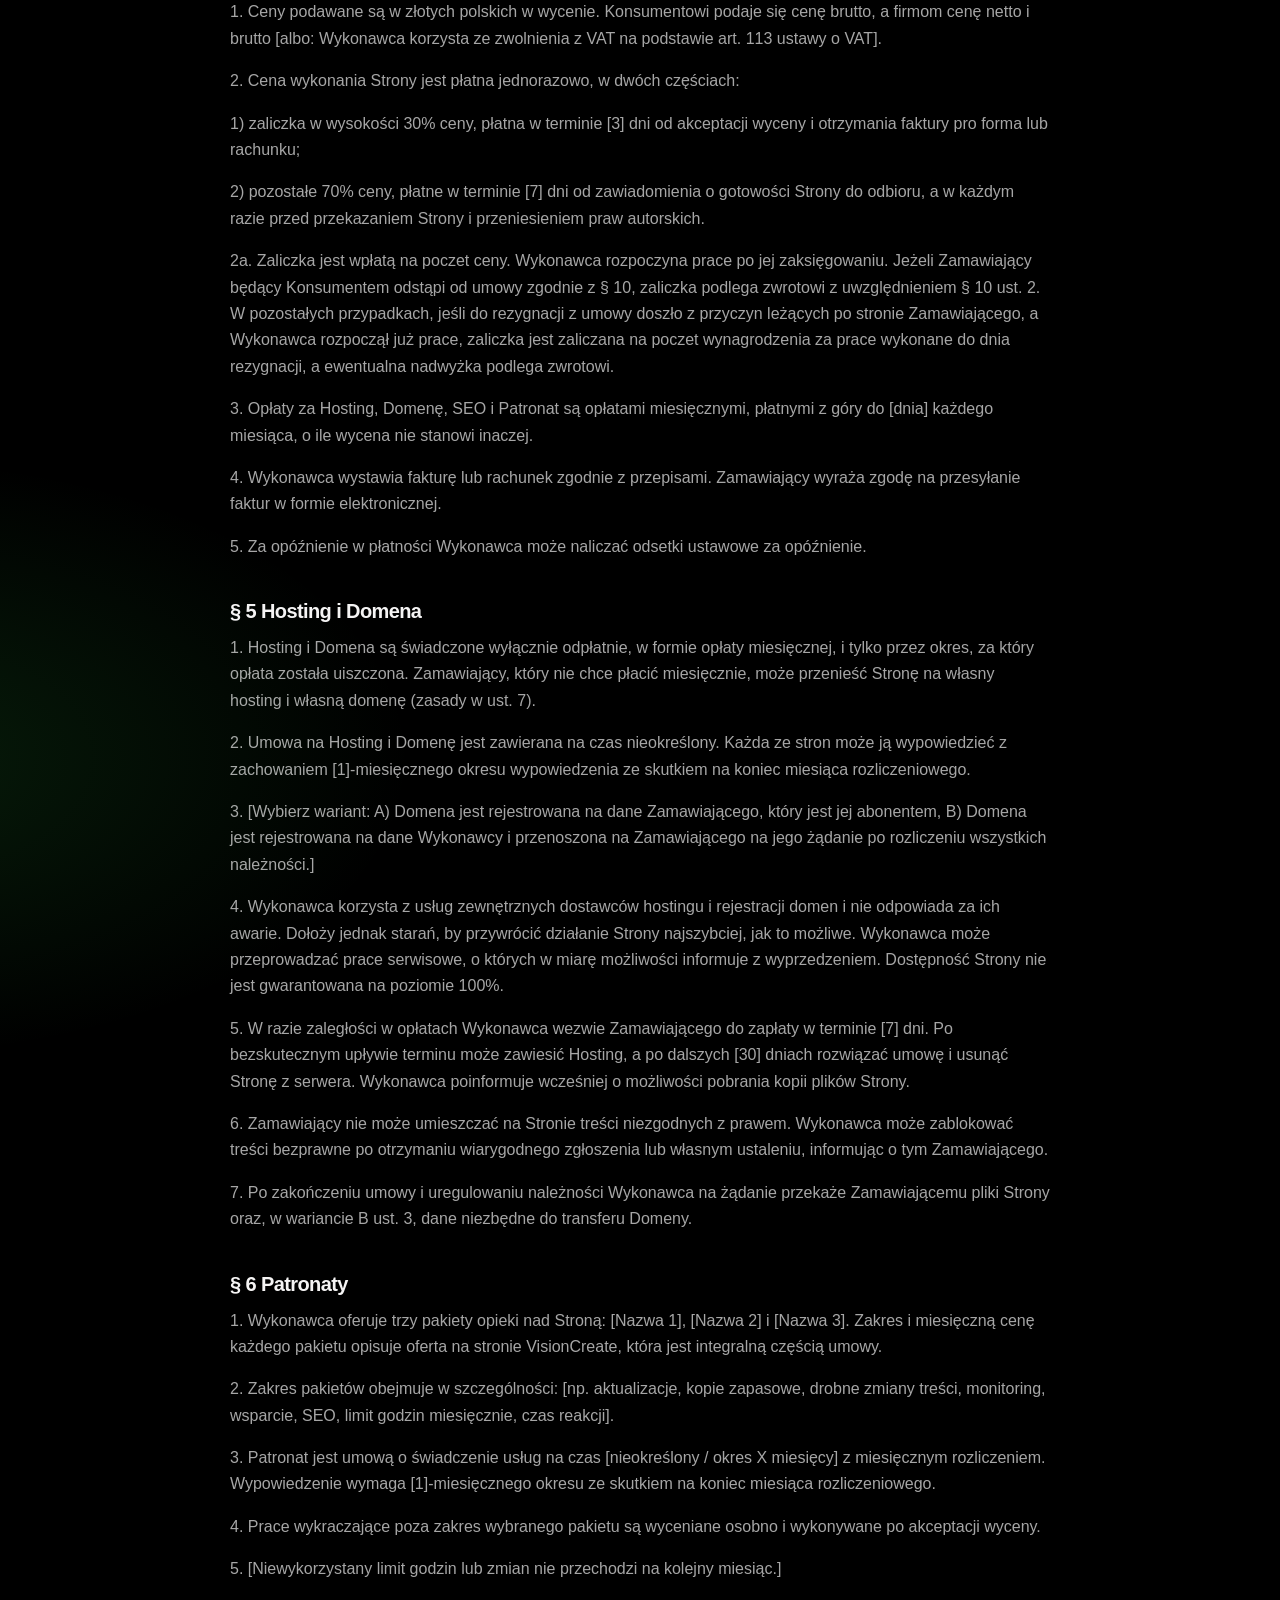
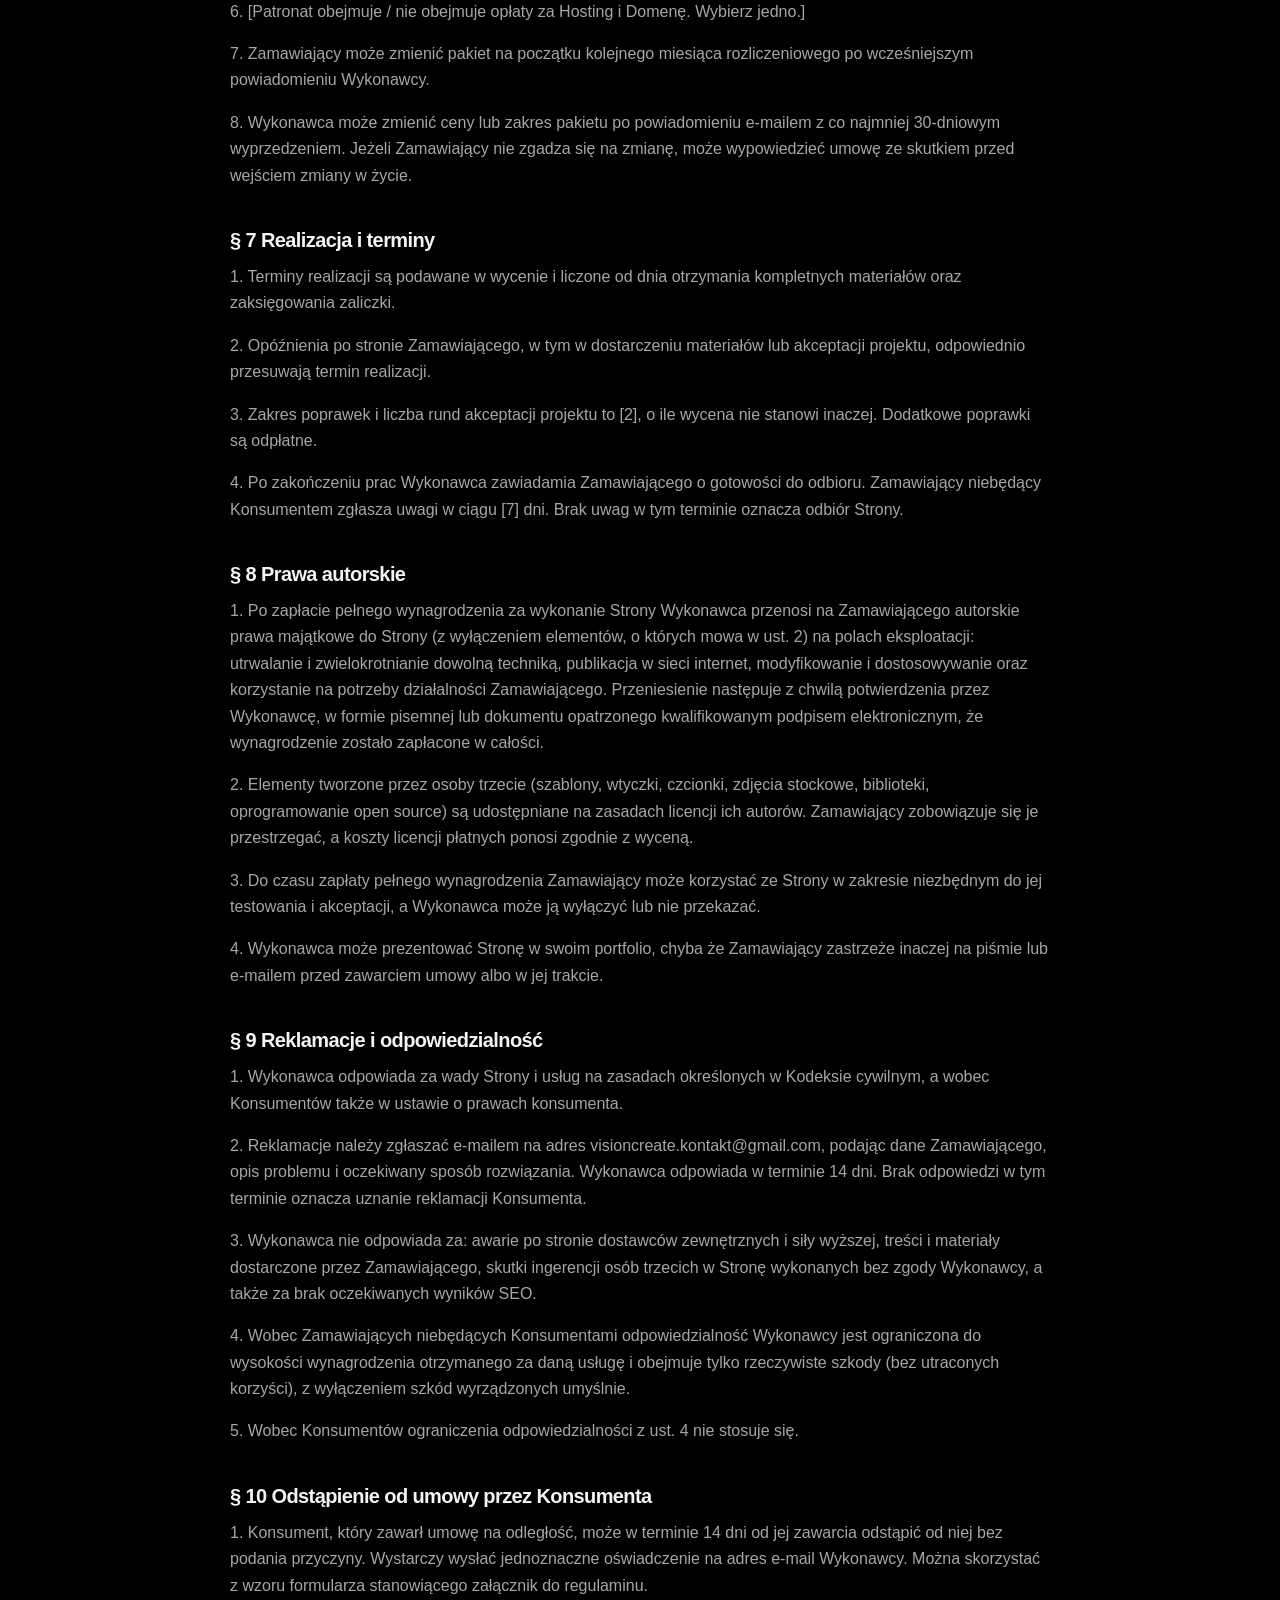
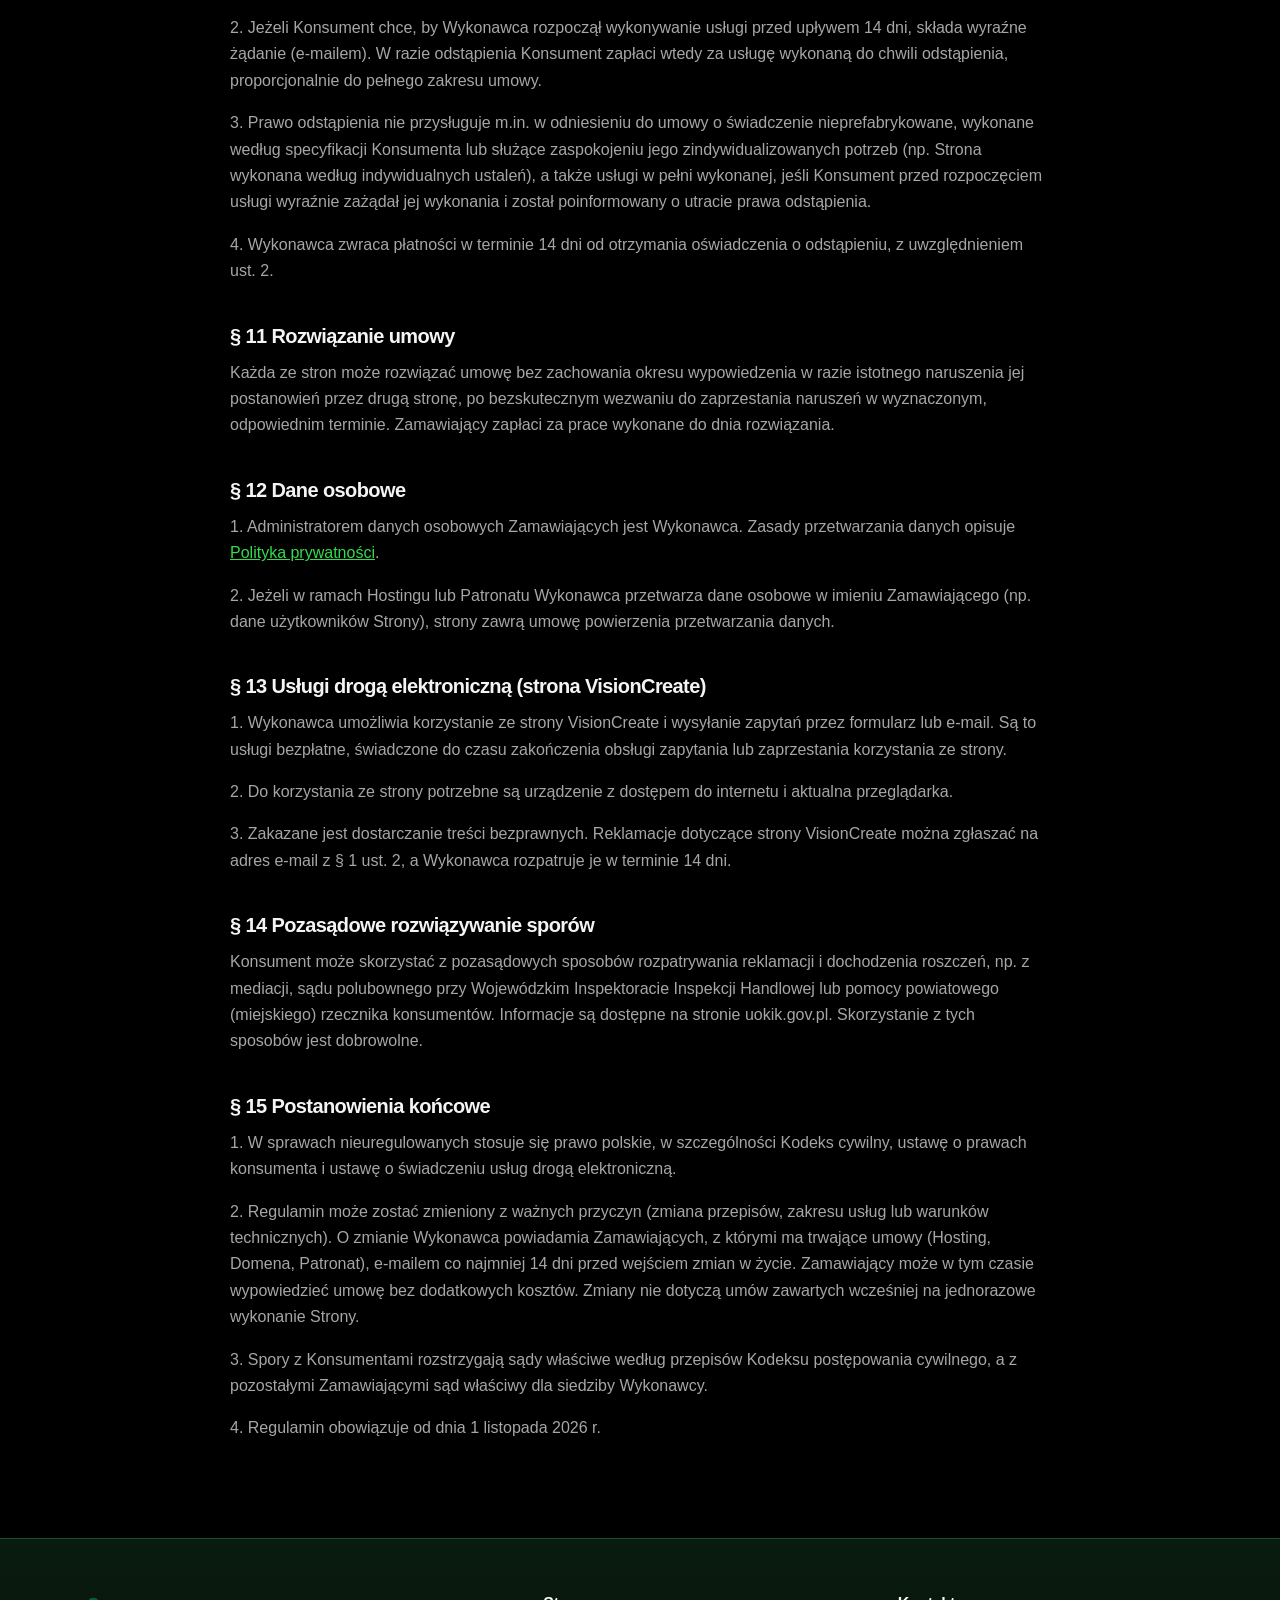
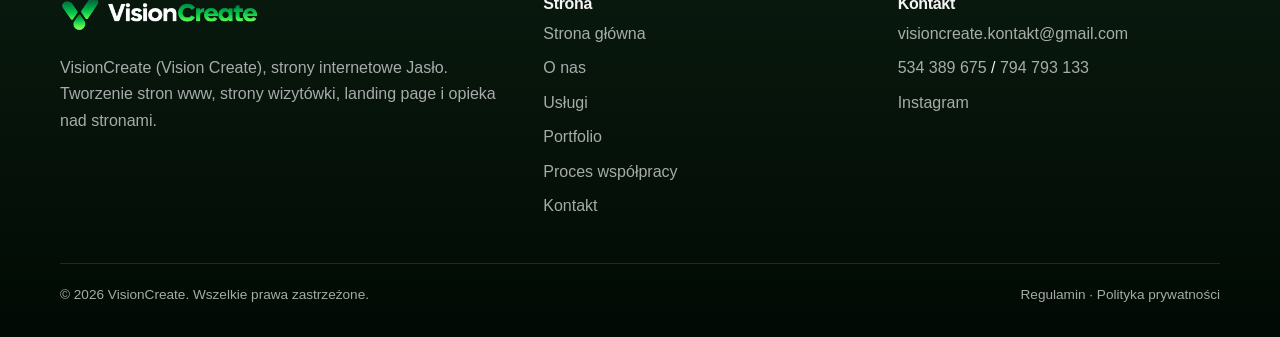
<file: regulamin.html>
<!DOCTYPE html>
<html lang="pl">
<head>
<meta charset="utf-8">
<meta name="viewport" content="width=device-width, initial-scale=1, viewport-fit=cover">
<meta http-equiv="Content-Security-Policy" content="default-src 'self'; script-src 'self'; style-src 'self' 'unsafe-inline' https://fonts.googleapis.com; font-src https://fonts.gstatic.com; img-src 'self' data:; connect-src 'self' https://formsubmit.co https://api.web3forms.com; form-action 'self'; base-uri 'self'; object-src 'none'">
<meta name="referrer" content="strict-origin-when-cross-origin">
<title>Regulamin | VisionCreate</title>
<meta name="description" content="Regulamin świadczenia usług przez VisionCreate.">
<link rel="canonical" href="https://visi0ncreate.github.io/visioncreate/regulamin">
<meta name="robots" content="index, follow, max-image-preview:large">
<meta name="author" content="VisionCreate">
<meta name="theme-color" content="#000000">
<link rel="icon" type="image/png" sizes="48x48" href="favicon.png">
<link rel="shortcut icon" href="favicon.png">
<link rel="apple-touch-icon" href="favicon.png">
<meta name="application-name" content="VisionCreate">
<meta name="apple-mobile-web-app-title" content="VisionCreate">
<meta name="keywords" content="VisionCreate, Vision Create, strony internetowe Jasło, tworzenie stron internetowych Jasło, strony www Jasło, projektowanie stron www Jasło, strona internetowa dla firmy Jasło, strona wizytówka Jasło, landing page Jasło, cennik stron internetowych Jasło, tanie strony internetowe Jasło, utrzymanie strony Jasło, webdesigner Jasło">
<meta name="geo.region" content="PL-PK">
<meta name="geo.placename" content="Jasło">
<meta property="og:type" content="website">
<meta property="og:locale" content="pl_PL">
<meta property="og:site_name" content="VisionCreate">
<meta property="og:url" content="https://visi0ncreate.github.io/visioncreate/regulamin">
<meta property="og:image" content="https://visi0ncreate.github.io/visioncreate/logo.png">
<meta property="og:title" content="Regulamin | VisionCreate">
<meta property="og:description" content="Regulamin świadczenia usług przez VisionCreate.">
<meta name="twitter:card" content="summary">

<link rel="preconnect" href="https://fonts.googleapis.com">
<link rel="preconnect" href="https://fonts.gstatic.com" crossorigin>
<link href="https://fonts.googleapis.com/css2?family=Sora:wght@600;700;800&family=Inter:wght@400;500&display=swap" rel="stylesheet">
<link rel="stylesheet" href="style.css?v=3">
<noscript><style>.rv{opacity:1;transform:none}</style></noscript>
</head>
<body>
<header><div class="wrap nav">
  <a href="strona-glowna" class="logo" aria-label="VisionCreate, strona główna"><img src="logo.png" alt="VisionCreate" decoding="async"></a>
  <button class="menu" aria-expanded="false" aria-controls="nav">Menu</button>
  <nav id="nav"><ul>
    <li><a href="strona-glowna">Strona główna</a></li>
    <li><a href="uslugi">Usługi</a></li>
    <li><a href="portfolio">Portfolio</a></li>
    <li><a href="proces-wspolpracy">Proces współpracy</a></li>
    
    <li><a href="kontakt">Kontakt</a></li>
  </ul></nav>
</div></header>

<main>
<div class="page show">
  <div class="wrap pagehead"><h1>Regulamin</h1><p>Ostatnia aktualizacja: 1 listopada 2026</p></div>
  <div class="wrap doc">
    <h2>§ 1 Postanowienia ogólne</h2>
    <p>1. Regulamin określa zasady świadczenia usług przez Wiktora Lesia zamieszkałego pod adresem Kaczorowy 5a, 38-200, Jasło oraz Jakuba Węgrzyna zamieszkałego pod adresem Dębowiec 511, 38-220, Dębowiec, działających wspólnie pod marką VisionCreate ( dalej: Wykonawcy ).</p>
    <p>2. Kontakt: e-mail visioncreate.kontakt@gmail.com, telefon 534 389 675 / 794 793 133.</p>
    <p>3. Użyte w regulaminie pojęcia oznaczają:</p>
    <p>1) Zamawiający: osoba fizyczna, prawna lub jednostka organizacyjna zlecająca usługę;</p>
    <p>2) Konsument: osoba fizyczna dokonująca z Wykonawcą czynności prawnej niezwiązanej bezpośrednio z jej działalnością gospodarczą lub zawodową;</p>
    <p>3) Przedsiębiorca na prawach konsumenta: osoba fizyczna zawierająca umowę bezpośrednio związaną z jej działalnością gospodarczą, jeżeli z treści umowy wynika, że nie ma ona dla niej charakteru zawodowego;</p>
    <p>4) Strona: strona internetowa wykonana na zlecenie;</p>
    <p>5) Hosting: udostępnienie miejsca na serwerze, na którym działa Strona;</p>
    <p>6) Domena: adres internetowy Strony;</p>
    <p>7) Patronat: odpłatna, cykliczna opieka nad Stroną w jednym z pakietów opisanych w § 6.</p>
    <p>4. Regulamin jest dostępny nieodpłatnie na stronie VisionCreate w formie umożliwiającej jego pobranie, utrwalenie i wydrukowanie. Przed zawarciem umowy Wykonawca przesyła Zamawiającemu link do regulaminu.</p>
    <p>5. Postanowienia regulaminu dotyczące Konsumentów stosuje się także do Przedsiębiorców na prawach konsumenta.</p>

    <h2>§ 2 Zakres usług</h2>
    <p>1. Wykonawca tworzy strony wizytówki, landing page, strony z podstronami,wykonuje redesign stron oraz oferuje Hosting, rejestrację i utrzymanie Domeny oraz Patronaty.</p>
    <p>2. Dokładny zakres, cenę i termin ustala się indywidualnie w wycenie lub umowie.</p>
    <p>3. Wykonawca nie gwarantuje konkretnych pozycji w wyszukiwarkach ani wyników sprzedażowych.</p>

    <h2>§ 3 Zamówienie i wycena</h2>
    <p>1. Wycena jest bezpłatna i nie zobowiązuje do zawarcia umowy.</p>
    <p>2. Umowa zostaje zawarta z chwilą akceptacji wyceny przez Zamawiającego drogą mailową (lub podpisania umowy), co Wykonawca potwierdza e-mailem. Umowy zawierane są na odległość.</p>
    <p>3. Zamawiający dostarcza materiały potrzebne do realizacji (teksty, zdjęcia, logo) i oświadcza, że posiada prawa do ich wykorzystania. Odpowiada za naruszenie praw osób trzecich przez dostarczone materiały i zwalnia Wykonawcę z roszczeń z tego tytułu.</p>

    <h2>§ 4 Ceny i płatności</h2>
    <p>1. Ceny podawane są w złotych polskich w wycenie. Konsumentowi podaje się cenę brutto, a firmom cenę netto i brutto [albo: Wykonawca korzysta ze zwolnienia z VAT na podstawie art. 113 ustawy o VAT].</p>
    <p>2. Cena wykonania Strony jest płatna jednorazowo, w dwóch częściach:</p>
    <p>1) zaliczka w wysokości 30% ceny, płatna w terminie [3] dni od akceptacji wyceny i otrzymania faktury pro forma lub rachunku;</p>
    <p>2) pozostałe 70% ceny, płatne w terminie [7] dni od zawiadomienia o gotowości Strony do odbioru, a w każdym razie przed przekazaniem Strony i przeniesieniem praw autorskich.</p>
    <p>2a. Zaliczka jest wpłatą na poczet ceny. Wykonawca rozpoczyna prace po jej zaksięgowaniu. Jeżeli Zamawiający będący Konsumentem odstąpi od umowy zgodnie z § 10, zaliczka podlega zwrotowi z uwzględnieniem § 10 ust. 2. W pozostałych przypadkach, jeśli do rezygnacji z umowy doszło z przyczyn leżących po stronie Zamawiającego, a Wykonawca rozpoczął już prace, zaliczka jest zaliczana na poczet wynagrodzenia za prace wykonane do dnia rezygnacji, a ewentualna nadwyżka podlega zwrotowi.</p>
    <p>3. Opłaty za Hosting, Domenę, SEO i Patronat są opłatami miesięcznymi, płatnymi z góry do [dnia] każdego miesiąca, o ile wycena nie stanowi inaczej.</p>
    <p>4. Wykonawca wystawia fakturę lub rachunek zgodnie z przepisami. Zamawiający wyraża zgodę na przesyłanie faktur w formie elektronicznej.</p>
    <p>5. Za opóźnienie w płatności Wykonawca może naliczać odsetki ustawowe za opóźnienie.</p>

    <h2>§ 5 Hosting i Domena</h2>
    <p>1. Hosting i Domena są świadczone wyłącznie odpłatnie, w formie opłaty miesięcznej, i tylko przez okres, za który opłata została uiszczona. Zamawiający, który nie chce płacić miesięcznie, może przenieść Stronę na własny hosting i własną domenę (zasady w ust. 7).</p>
    <p>2. Umowa na Hosting i Domenę jest zawierana na czas nieokreślony. Każda ze stron może ją wypowiedzieć z zachowaniem [1]-miesięcznego okresu wypowiedzenia ze skutkiem na koniec miesiąca rozliczeniowego.</p>
    <p>3. [Wybierz wariant: A) Domena jest rejestrowana na dane Zamawiającego, który jest jej abonentem, B) Domena jest rejestrowana na dane Wykonawcy i przenoszona na Zamawiającego na jego żądanie po rozliczeniu wszystkich należności.]</p>
    <p>4. Wykonawca korzysta z usług zewnętrznych dostawców hostingu i rejestracji domen i nie odpowiada za ich awarie. Dołoży jednak starań, by przywrócić działanie Strony najszybciej, jak to możliwe. Wykonawca może przeprowadzać prace serwisowe, o których w miarę możliwości informuje z wyprzedzeniem. Dostępność Strony nie jest gwarantowana na poziomie 100%.</p>
    <p>5. W razie zaległości w opłatach Wykonawca wezwie Zamawiającego do zapłaty w terminie [7] dni. Po bezskutecznym upływie terminu może zawiesić Hosting, a po dalszych [30] dniach rozwiązać umowę i usunąć Stronę z serwera. Wykonawca poinformuje wcześniej o możliwości pobrania kopii plików Strony.</p>
    <p>6. Zamawiający nie może umieszczać na Stronie treści niezgodnych z prawem. Wykonawca może zablokować treści bezprawne po otrzymaniu wiarygodnego zgłoszenia lub własnym ustaleniu, informując o tym Zamawiającego.</p>
    <p>7. Po zakończeniu umowy i uregulowaniu należności Wykonawca na żądanie przekaże Zamawiającemu pliki Strony oraz, w wariancie B ust. 3, dane niezbędne do transferu Domeny.</p>

    <h2>§ 6 Patronaty</h2>
    <p>1. Wykonawca oferuje trzy pakiety opieki nad Stroną: [Nazwa 1], [Nazwa 2] i [Nazwa 3]. Zakres i miesięczną cenę każdego pakietu opisuje oferta na stronie VisionCreate, która jest integralną częścią umowy.</p>
    <p>2. Zakres pakietów obejmuje w szczególności: [np. aktualizacje, kopie zapasowe, drobne zmiany treści, monitoring, wsparcie, SEO, limit godzin miesięcznie, czas reakcji].</p>
    <p>3. Patronat jest umową o świadczenie usług na czas [nieokreślony / okres X miesięcy] z miesięcznym rozliczeniem. Wypowiedzenie wymaga [1]-miesięcznego okresu ze skutkiem na koniec miesiąca rozliczeniowego.</p>
    <p>4. Prace wykraczające poza zakres wybranego pakietu są wyceniane osobno i wykonywane po akceptacji wyceny.</p>
    <p>5. [Niewykorzystany limit godzin lub zmian nie przechodzi na kolejny miesiąc.]</p>
    <p>6. [Patronat obejmuje / nie obejmuje opłaty za Hosting i Domenę. Wybierz jedno.]</p>
    <p>7. Zamawiający może zmienić pakiet na początku kolejnego miesiąca rozliczeniowego po wcześniejszym powiadomieniu Wykonawcy.</p>
    <p>8. Wykonawca może zmienić ceny lub zakres pakietu po powiadomieniu e-mailem z co najmniej 30-dniowym wyprzedzeniem. Jeżeli Zamawiający nie zgadza się na zmianę, może wypowiedzieć umowę ze skutkiem przed wejściem zmiany w życie.</p>

    <h2>§ 7 Realizacja i terminy</h2>
    <p>1. Terminy realizacji są podawane w wycenie i liczone od dnia otrzymania kompletnych materiałów oraz zaksięgowania zaliczki.</p>
    <p>2. Opóźnienia po stronie Zamawiającego, w tym w dostarczeniu materiałów lub akceptacji projektu, odpowiednio przesuwają termin realizacji.</p>
    <p>3. Zakres poprawek i liczba rund akceptacji projektu to [2], o ile wycena nie stanowi inaczej. Dodatkowe poprawki są odpłatne.</p>
    <p>4. Po zakończeniu prac Wykonawca zawiadamia Zamawiającego o gotowości do odbioru. Zamawiający niebędący Konsumentem zgłasza uwagi w ciągu [7] dni. Brak uwag w tym terminie oznacza odbiór Strony.</p>

    <h2>§ 8 Prawa autorskie</h2>
    <p>1. Po zapłacie pełnego wynagrodzenia za wykonanie Strony Wykonawca przenosi na Zamawiającego autorskie prawa majątkowe do Strony (z wyłączeniem elementów, o których mowa w ust. 2) na polach eksploatacji: utrwalanie i zwielokrotnianie dowolną techniką, publikacja w sieci internet, modyfikowanie i dostosowywanie oraz korzystanie na potrzeby działalności Zamawiającego. Przeniesienie następuje z chwilą potwierdzenia przez Wykonawcę, w formie pisemnej lub dokumentu opatrzonego kwalifikowanym podpisem elektronicznym, że wynagrodzenie zostało zapłacone w całości.</p>
    <p>2. Elementy tworzone przez osoby trzecie (szablony, wtyczki, czcionki, zdjęcia stockowe, biblioteki, oprogramowanie open source) są udostępniane na zasadach licencji ich autorów. Zamawiający zobowiązuje się je przestrzegać, a koszty licencji płatnych ponosi zgodnie z wyceną.</p>
    <p>3. Do czasu zapłaty pełnego wynagrodzenia Zamawiający może korzystać ze Strony w zakresie niezbędnym do jej testowania i akceptacji, a Wykonawca może ją wyłączyć lub nie przekazać.</p>
    <p>4. Wykonawca może prezentować Stronę w swoim portfolio, chyba że Zamawiający zastrzeże inaczej na piśmie lub e-mailem przed zawarciem umowy albo w jej trakcie.</p>

    <h2>§ 9 Reklamacje i odpowiedzialność</h2>
    <p>1. Wykonawca odpowiada za wady Strony i usług na zasadach określonych w Kodeksie cywilnym, a wobec Konsumentów także w ustawie o prawach konsumenta.</p>
    <p>2. Reklamacje należy zgłaszać e-mailem na adres visioncreate.kontakt@gmail.com, podając dane Zamawiającego, opis problemu i oczekiwany sposób rozwiązania. Wykonawca odpowiada w terminie 14 dni. Brak odpowiedzi w tym terminie oznacza uznanie reklamacji Konsumenta.</p>
    <p>3. Wykonawca nie odpowiada za: awarie po stronie dostawców zewnętrznych i siły wyższej, treści i materiały dostarczone przez Zamawiającego, skutki ingerencji osób trzecich w Stronę wykonanych bez zgody Wykonawcy, a także za brak oczekiwanych wyników SEO.</p>
    <p>4. Wobec Zamawiających niebędących Konsumentami odpowiedzialność Wykonawcy jest ograniczona do wysokości wynagrodzenia otrzymanego za daną usługę i obejmuje tylko rzeczywiste szkody (bez utraconych korzyści), z wyłączeniem szkód wyrządzonych umyślnie.</p>
    <p>5. Wobec Konsumentów ograniczenia odpowiedzialności z ust. 4 nie stosuje się.</p>

    <h2>§ 10 Odstąpienie od umowy przez Konsumenta</h2>
    <p>1. Konsument, który zawarł umowę na odległość, może w terminie 14 dni od jej zawarcia odstąpić od niej bez podania przyczyny. Wystarczy wysłać jednoznaczne oświadczenie na adres e-mail Wykonawcy. Można skorzystać z wzoru formularza stanowiącego załącznik do regulaminu.</p>
    <p>2. Jeżeli Konsument chce, by Wykonawca rozpoczął wykonywanie usługi przed upływem 14 dni, składa wyraźne żądanie (e-mailem). W razie odstąpienia Konsument zapłaci wtedy za usługę wykonaną do chwili odstąpienia, proporcjonalnie do pełnego zakresu umowy.</p>
    <p>3. Prawo odstąpienia nie przysługuje m.in. w odniesieniu do umowy o świadczenie nieprefabrykowane, wykonane według specyfikacji Konsumenta lub służące zaspokojeniu jego zindywidualizowanych potrzeb (np. Strona wykonana według indywidualnych ustaleń), a także usługi w pełni wykonanej, jeśli Konsument przed rozpoczęciem usługi wyraźnie zażądał jej wykonania i został poinformowany o utracie prawa odstąpienia.</p>
    <p>4. Wykonawca zwraca płatności w terminie 14 dni od otrzymania oświadczenia o odstąpieniu, z uwzględnieniem ust. 2.</p>

    <h2>§ 11 Rozwiązanie umowy</h2>
    <p>Każda ze stron może rozwiązać umowę bez zachowania okresu wypowiedzenia w razie istotnego naruszenia jej postanowień przez drugą stronę, po bezskutecznym wezwaniu do zaprzestania naruszeń w wyznaczonym, odpowiednim terminie. Zamawiający zapłaci za prace wykonane do dnia rozwiązania.</p>

    <h2>§ 12 Dane osobowe</h2>
    <p>1. Administratorem danych osobowych Zamawiających jest Wykonawca. Zasady przetwarzania danych opisuje <a href="polityka-prywatnosci">Polityka prywatności</a>.</p>
    <p>2. Jeżeli w ramach Hostingu lub Patronatu Wykonawca przetwarza dane osobowe w imieniu Zamawiającego (np. dane użytkowników Strony), strony zawrą umowę powierzenia przetwarzania danych.</p>

    <h2>§ 13 Usługi drogą elektroniczną (strona VisionCreate)</h2>
    <p>1. Wykonawca umożliwia korzystanie ze strony VisionCreate i wysyłanie zapytań przez formularz lub e-mail. Są to usługi bezpłatne, świadczone do czasu zakończenia obsługi zapytania lub zaprzestania korzystania ze strony.</p>
    <p>2. Do korzystania ze strony potrzebne są urządzenie z dostępem do internetu i aktualna przeglądarka.</p>
    <p>3. Zakazane jest dostarczanie treści bezprawnych. Reklamacje dotyczące strony VisionCreate można zgłaszać na adres e-mail z § 1 ust. 2, a Wykonawca rozpatruje je w terminie 14 dni.</p>

    <h2>§ 14 Pozasądowe rozwiązywanie sporów</h2>
    <p>Konsument może skorzystać z pozasądowych sposobów rozpatrywania reklamacji i dochodzenia roszczeń, np. z mediacji, sądu polubownego przy Wojewódzkim Inspektoracie Inspekcji Handlowej lub pomocy powiatowego (miejskiego) rzecznika konsumentów. Informacje są dostępne na stronie uokik.gov.pl. Skorzystanie z tych sposobów jest dobrowolne.</p>

    <h2>§ 15 Postanowienia końcowe</h2>
    <p>1. W sprawach nieuregulowanych stosuje się prawo polskie, w szczególności Kodeks cywilny, ustawę o prawach konsumenta i ustawę o świadczeniu usług drogą elektroniczną.</p>
    <p>2. Regulamin może zostać zmieniony z ważnych przyczyn (zmiana przepisów, zakresu usług lub warunków technicznych). O zmianie Wykonawca powiadamia Zamawiających, z którymi ma trwające umowy (Hosting, Domena, Patronat), e-mailem co najmniej 14 dni przed wejściem zmian w życie. Zamawiający może w tym czasie wypowiedzieć umowę bez dodatkowych kosztów. Zmiany nie dotyczą umów zawartych wcześniej na jednorazowe wykonanie Strony.</p>
    <p>3. Spory z Konsumentami rozstrzygają sądy właściwe według przepisów Kodeksu postępowania cywilnego, a z pozostałymi Zamawiającymi sąd właściwy dla siedziby Wykonawcy.</p>
    <p>4. Regulamin obowiązuje od dnia 1 listopada 2026 r.</p>
    
  </div>
</div>
</main>

<footer><div class="wrap">
  <div class="fg">
    <div><a href="strona-glowna" class="logo"><img src="logo.png" alt="VisionCreate" decoding="async"></a><p style="margin-top:14px">VisionCreate (Vision Create), strony internetowe Jasło. Tworzenie stron www, strony wizytówki, landing page i opieka nad stronami.</p></div>
    <div><h3>Strona</h3><ul><li><a href="strona-glowna">Strona główna</a></li><li><a href="strona-glowna#o-nas">O nas</a></li><li><a href="uslugi">Usługi</a></li><li><a href="portfolio">Portfolio</a></li><li><a href="proces-wspolpracy">Proces współpracy</a></li><li><a href="kontakt">Kontakt</a></li></ul></div>
    <div><h3>Kontakt</h3><ul><li><a href="mailto:visioncreate.kontakt@gmail.com">visioncreate.kontakt@gmail.com</a></li><li><a href="tel:+48534389675">534 389 675</a> / <a href="tel:+48794793133">794 793 133</a></li><li><a href="https://www.instagram.com/visi0n.create/" target="_blank" rel="noopener">Instagram</a></li></ul></div>
    
  </div>
  <div class="legal"><span>© 2026 VisionCreate. Wszelkie prawa zastrzeżone.</span><span><a href="regulamin">Regulamin</a> · <a href="polityka-prywatnosci">Polityka prywatności</a></span></div>
</div></footer>

<script src="script.js?v=3" defer></script>
</body>
</html>
</file>
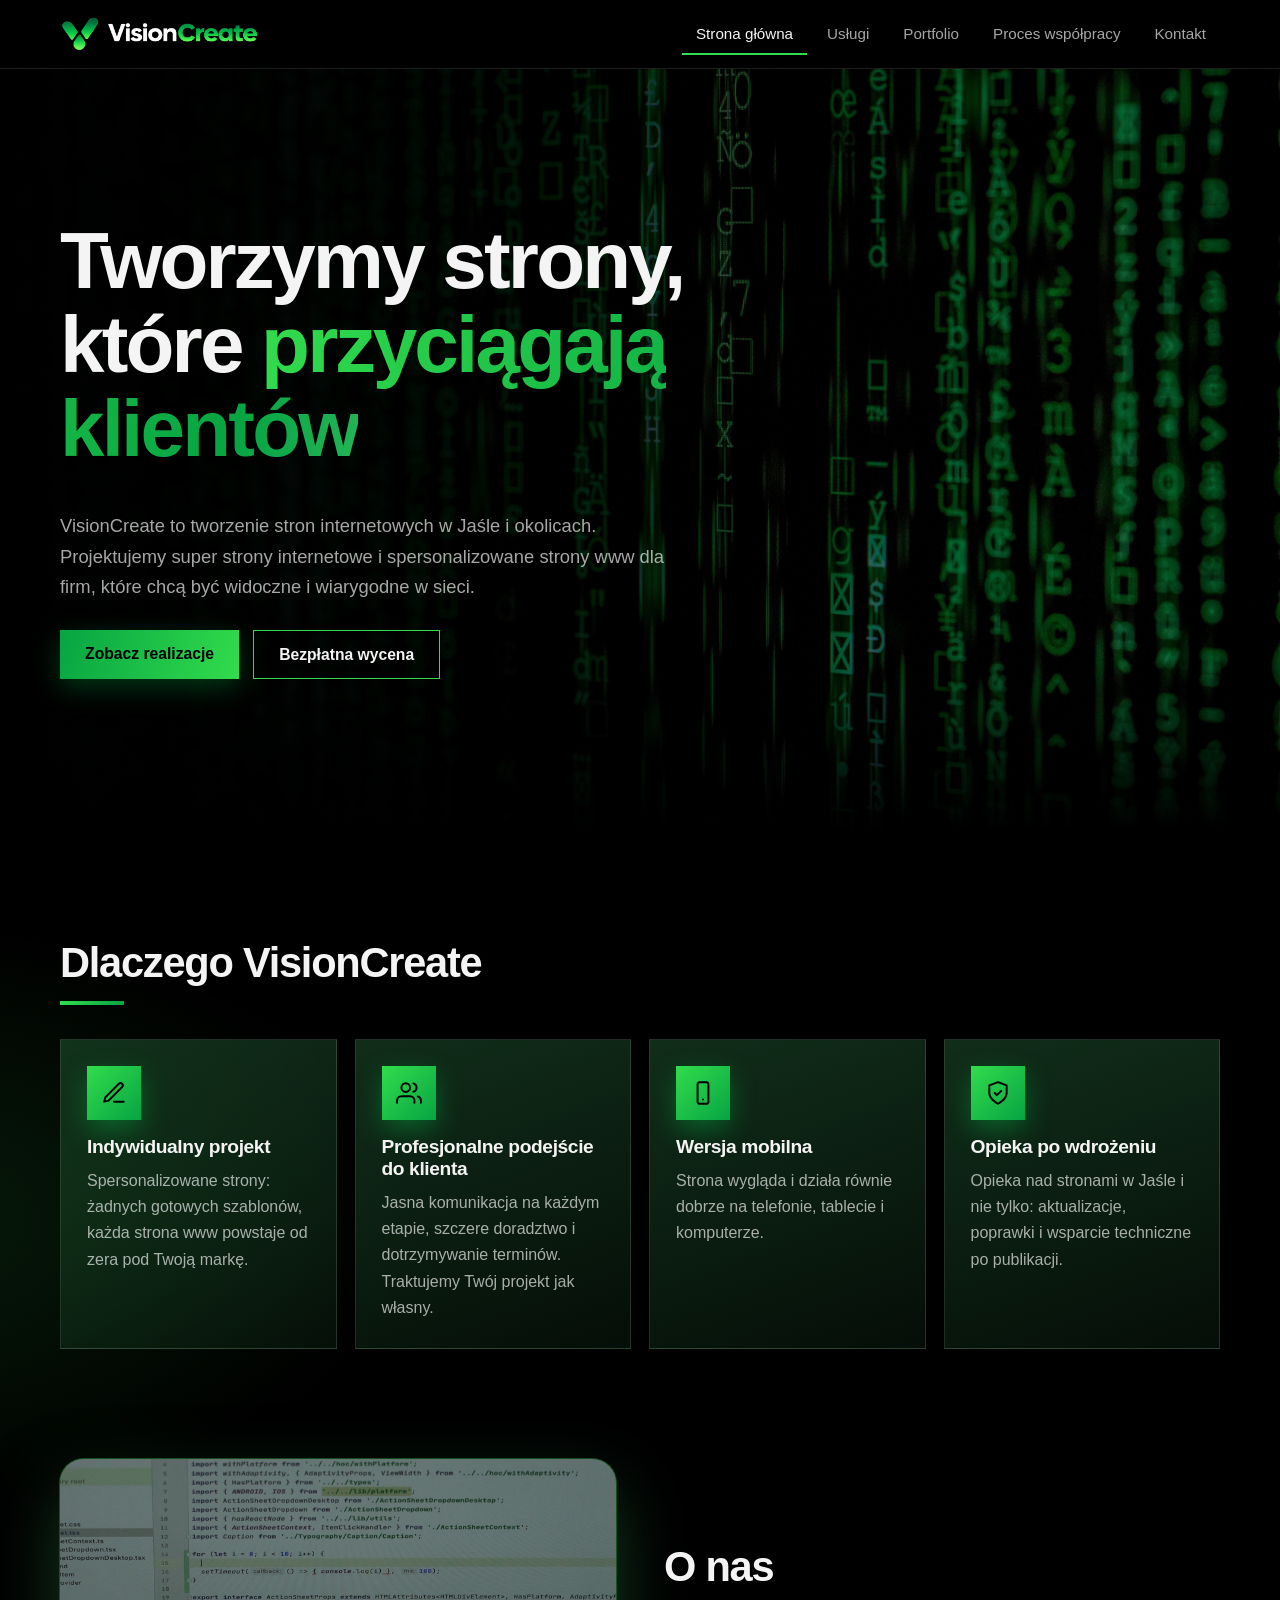
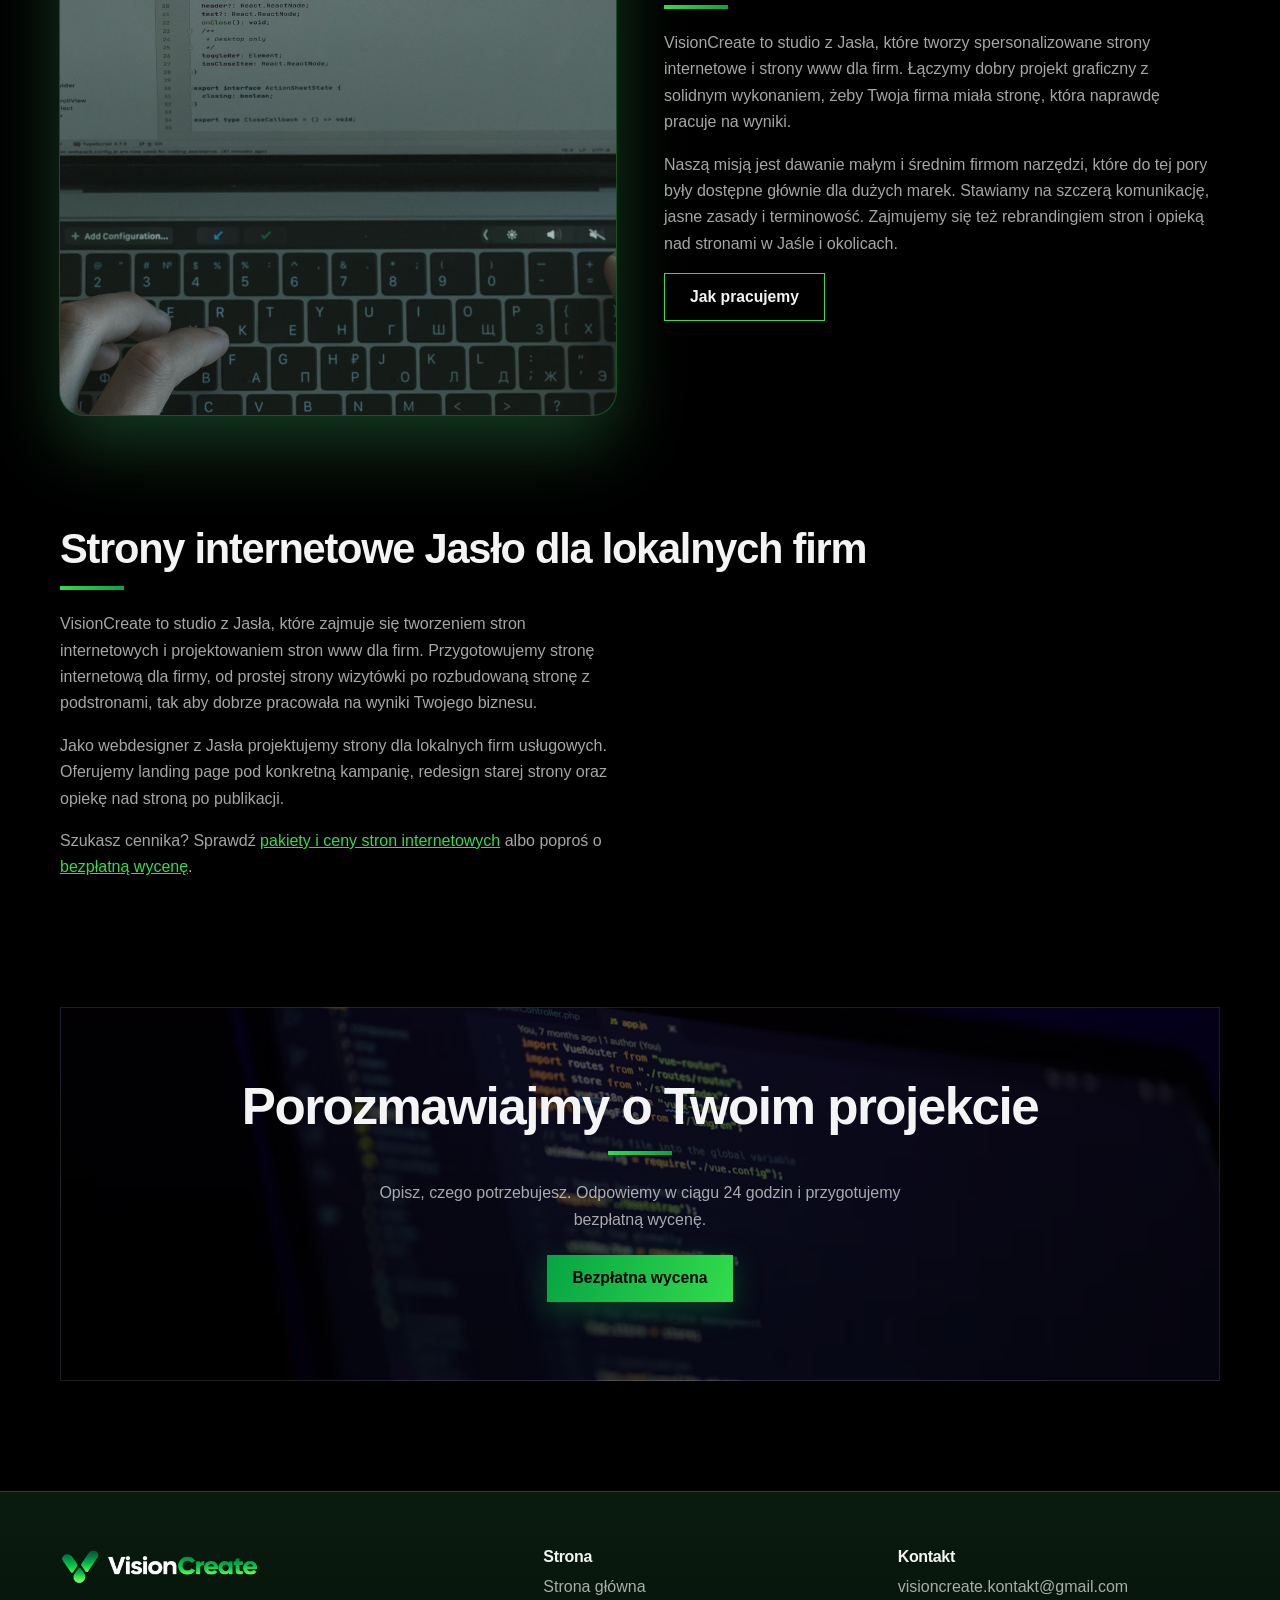
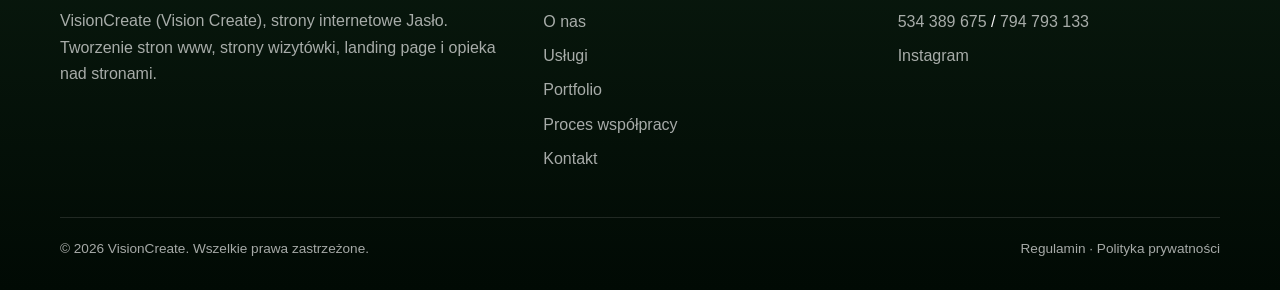
<file: strona-glowna.html>
<!DOCTYPE html>
<html lang="pl">
<head>
<meta charset="utf-8">
<meta name="viewport" content="width=device-width, initial-scale=1, viewport-fit=cover">
<meta http-equiv="Content-Security-Policy" content="default-src 'self'; script-src 'self'; style-src 'self' 'unsafe-inline' https://fonts.googleapis.com; font-src https://fonts.gstatic.com; img-src 'self' data:; connect-src 'self' https://formsubmit.co https://api.web3forms.com; form-action 'self'; base-uri 'self'; object-src 'none'">
<meta name="referrer" content="strict-origin-when-cross-origin">
<title>VisionCreate | Strony internetowe Jasło, tworzenie stron www dla firm</title>
<meta name="description" content="VisionCreate: tworzenie stron internetowych w Jaśle. Strony www dla firm, strona wizytówka, landing page, opieka nad stroną. Bezpłatna wycena.">
<link rel="canonical" href="https://visi0ncreate.github.io/visioncreate/strona-glowna">
<meta name="robots" content="index, follow, max-image-preview:large">
<meta name="author" content="VisionCreate">
<meta name="theme-color" content="#000000">
<link rel="icon" type="image/png" sizes="48x48" href="favicon.png">
<link rel="shortcut icon" href="favicon.png">
<link rel="apple-touch-icon" href="favicon.png">
<meta name="application-name" content="VisionCreate">
<meta name="apple-mobile-web-app-title" content="VisionCreate">
<meta name="keywords" content="VisionCreate, Vision Create, strony internetowe Jasło, tworzenie stron internetowych Jasło, strony www Jasło, projektowanie stron www Jasło, strona internetowa dla firmy Jasło, strona wizytówka Jasło, landing page Jasło, cennik stron internetowych Jasło, tanie strony internetowe Jasło, utrzymanie strony Jasło, webdesigner Jasło">
<meta name="geo.region" content="PL-PK">
<meta name="geo.placename" content="Jasło">
<meta property="og:type" content="website">
<meta property="og:locale" content="pl_PL">
<meta property="og:site_name" content="VisionCreate">
<meta property="og:url" content="https://visi0ncreate.github.io/visioncreate/strona-glowna">
<meta property="og:image" content="https://visi0ncreate.github.io/visioncreate/logo.png">
<meta property="og:title" content="VisionCreate | Strony internetowe Jasło, tworzenie stron www dla firm">
<meta property="og:description" content="VisionCreate: tworzenie stron internetowych w Jaśle. Strony www dla firm, strona wizytówka, landing page, opieka nad stroną. Bezpłatna wycena.">
<meta name="twitter:card" content="summary">
<script type="application/ld+json">{"@context":"https://schema.org","@graph":[{"@type":"ProfessionalService","@id":"https://visi0ncreate.github.io/visioncreate/#firma","name":"VisionCreate","alternateName":["visioncreate","Vision Create","Vision-Create","Vision_Create","Vision.Create","VisionCreate Studio","VisionCreate Jasło"],"description":"Tworzenie stron internetowych Jasło: strony www dla firm, strony wizytówki, landing page, redesign i opieka nad stronami.","url":"https://visi0ncreate.github.io/visioncreate/strona-glowna","image":"https://visi0ncreate.github.io/visioncreate/logo.png","logo":"https://visi0ncreate.github.io/visioncreate/logo.png","email":"visioncreate.kontakt@gmail.com","telephone":["+48534389675","+48794793133"],"address":{"@type":"PostalAddress","addressLocality":"Jasło","addressRegion":"podkarpackie","addressCountry":"PL"},"areaServed":[{"@type":"City","name":"Jasło"},{"@type":"Country","name":"PL"}],"knowsLanguage":"pl","sameAs":["https://www.instagram.com/visi0n.create/"],"hasOfferCatalog":{"@type":"OfferCatalog","name":"Usługi","itemListElement":[{"@type":"Offer","itemOffered":{"@type":"Service","name":"Landing Page"}},{"@type":"Offer","itemOffered":{"@type":"Service","name":"Strony wizytówki"}},{"@type":"Offer","itemOffered":{"@type":"Service","name":"Redesign stron"}},{"@type":"Offer","itemOffered":{"@type":"Service","name":"Rozbudowane strony internetowe"}},{"@type":"Offer","itemOffered":{"@type":"Service","name":"Opieka nad stronami (Patronat)"}}]}},{"@type":"WebSite","@id":"https://visi0ncreate.github.io/visioncreate/#strona","url":"https://visi0ncreate.github.io/visioncreate/strona-glowna","name":"VisionCreate","alternateName":["visioncreate","Vision Create"],"inLanguage":"pl","publisher":{"@id":"https://visi0ncreate.github.io/visioncreate/#firma"}}]}</script>
<link rel="preconnect" href="https://fonts.googleapis.com">
<link rel="preconnect" href="https://fonts.gstatic.com" crossorigin>
<link href="https://fonts.googleapis.com/css2?family=Sora:wght@600;700;800&family=Inter:wght@400;500&display=swap" rel="stylesheet">
<link rel="stylesheet" href="style.css?v=3">
<noscript><style>.rv{opacity:1;transform:none}</style></noscript>
</head>
<body>
<header><div class="wrap nav">
  <a href="strona-glowna" class="logo" aria-label="VisionCreate, strona główna"><img src="logo.png" alt="VisionCreate" decoding="async"></a>
  <button class="menu" aria-expanded="false" aria-controls="nav">Menu</button>
  <nav id="nav"><ul>
    <li><a href="strona-glowna" class="on" aria-current="page">Strona główna</a></li>
    <li><a href="uslugi">Usługi</a></li>
    <li><a href="portfolio">Portfolio</a></li>
    <li><a href="proces-wspolpracy">Proces współpracy</a></li>
    
    <li><a href="kontakt">Kontakt</a></li>
  </ul></nav>
</div></header>

<main>
<div class="page show">
  <div class="hero"><div class="hero-photo" aria-hidden="true"><img src="sgtlo.jpg" alt="" width="2576" height="1717" fetchpriority="high" decoding="async"></div>
    <div class="wrap">
      <div>
        <h1>Tworzymy strony, które <span class="grad">przyciągają klientów</span></h1>
        <p style="font-size:1.15rem">VisionCreate to tworzenie stron internetowych w Jaśle i okolicach. Projektujemy super strony internetowe i spersonalizowane strony www dla firm, które chcą być widoczne i wiarygodne w sieci.</p>
        <div class="row"><a class="btn" href="portfolio">Zobacz realizacje</a><a class="btn ghost" href="kontakt">Bezpłatna wycena</a></div>
      </div>
    </div>
  </div>

  <section><div class="wrap rv">
    <h2>Dlaczego VisionCreate</h2>
    <div class="grid">
      <div class="card"><div class="ico"><svg viewBox="0 0 24 24" width="26" height="26" fill="none" stroke="#000" stroke-width="1.8" stroke-linecap="round" stroke-linejoin="round" aria-hidden="true"><path d="M12 20h9M16.5 3.5a2.1 2.1 0 013 3L7 19l-4 1 1-4z"/></svg></div><h3>Indywidualny projekt</h3><p>Spersonalizowane strony: żadnych gotowych szablonów, każda strona www powstaje od zera pod Twoją markę.</p></div>
      <div class="card"><div class="ico"><svg viewBox="0 0 24 24" width="26" height="26" fill="none" stroke="#000" stroke-width="1.8" stroke-linecap="round" stroke-linejoin="round" aria-hidden="true"><path d="M17 21v-2a4 4 0 00-4-4H5a4 4 0 00-4 4v2"/><circle cx="9" cy="7" r="4"/><path d="M23 21v-2a4 4 0 00-3-3.87M16 3.13a4 4 0 010 7.75"/></svg></div><h3>Profesjonalne podejście do klienta</h3><p>Jasna komunikacja na każdym etapie, szczere doradztwo i dotrzymywanie terminów. Traktujemy Twój projekt jak własny.</p></div>
      <div class="card"><div class="ico"><svg viewBox="0 0 24 24" width="26" height="26" fill="none" stroke="#000" stroke-width="1.8" stroke-linecap="round" stroke-linejoin="round" aria-hidden="true"><rect x="7" y="2" width="10" height="20" rx="2"/><path d="M12 18h.01"/></svg></div><h3>Wersja mobilna</h3><p>Strona wygląda i działa równie dobrze na telefonie, tablecie i komputerze.</p></div>
      <div class="card"><div class="ico"><svg viewBox="0 0 24 24" width="26" height="26" fill="none" stroke="#000" stroke-width="1.8" stroke-linecap="round" stroke-linejoin="round" aria-hidden="true"><path d="M12 22s8-4 8-10V5l-8-3-8 3v7c0 6 8 10 8 10z"/><path d="M9 12l2 2 4-4"/></svg></div><h3>Opieka po wdrożeniu</h3><p>Opieka nad stronami w Jaśle i nie tylko: aktualizacje, poprawki i wsparcie techniczne po publikacji.</p></div>
    </div>
  </div></section>

  <section id="o-nas" style="padding-top:0"><div class="wrap split rv">
    <div class="about-visual zaokraglone" aria-hidden="true"><img src="onas.jpg" alt="VisionCreate, studio tworzenia stron internetowych" loading="lazy" decoding="async" style="display:block;width:100%;height:100%;object-fit:cover"></div>
    <div>
      <h2>O nas</h2>
      <p>VisionCreate to studio z Jasła, które tworzy spersonalizowane strony internetowe i strony www dla firm. Łączymy dobry projekt graficzny z solidnym wykonaniem, żeby Twoja firma miała stronę, która naprawdę pracuje na wyniki.</p>
      <p>Naszą misją jest dawanie małym i średnim firmom narzędzi, które do tej pory były dostępne głównie dla dużych marek. Stawiamy na szczerą komunikację, jasne zasady i terminowość. Zajmujemy się też rebrandingiem stron i opieką nad stronami w Jaśle i okolicach.</p>
      <a class="btn ghost" href="proces-wspolpracy">Jak pracujemy</a>
    </div>
  </div></section>

  <section style="padding-top:0"><div class="wrap rv">
    <h2>Strony internetowe Jasło dla lokalnych firm</h2>
    <p>VisionCreate to studio z Jasła, które zajmuje się tworzeniem stron internetowych i projektowaniem stron www dla firm. Przygotowujemy stronę internetową dla firmy, od prostej strony wizytówki po rozbudowaną stronę z podstronami, tak aby dobrze pracowała na wyniki Twojego biznesu.</p>
    <p>Jako webdesigner z Jasła projektujemy strony dla lokalnych firm usługowych. Oferujemy landing page pod konkretną kampanię, redesign starej strony oraz opiekę nad stroną po publikacji.</p>
    <p>Szukasz cennika? Sprawdź <a href="uslugi" style="color:var(--b)">pakiety i ceny stron internetowych</a> albo poproś o <a href="kontakt" style="color:var(--b)">bezpłatną wycenę</a>.</p>
  </div></section>

  <section style="padding-top:0"><div class="wrap"><div class="cta rv">
    <h2>Porozmawiajmy o Twoim projekcie</h2>
    <p>Opisz, czego potrzebujesz. Odpowiemy w ciągu 24 godzin i przygotujemy bezpłatną wycenę.</p>
    <a class="btn" href="kontakt">Bezpłatna wycena</a>
  </div></div></section>
</div>
</main>

<footer><div class="wrap">
  <div class="fg">
    <div><a href="strona-glowna" class="logo"><img src="logo.png" alt="VisionCreate" decoding="async"></a><p style="margin-top:14px">VisionCreate (Vision Create), strony internetowe Jasło. Tworzenie stron www, strony wizytówki, landing page i opieka nad stronami.</p></div>
    <div><h3>Strona</h3><ul><li><a href="strona-glowna">Strona główna</a></li><li><a href="strona-glowna#o-nas">O nas</a></li><li><a href="uslugi">Usługi</a></li><li><a href="portfolio">Portfolio</a></li><li><a href="proces-wspolpracy">Proces współpracy</a></li><li><a href="kontakt">Kontakt</a></li></ul></div>
    <div><h3>Kontakt</h3><ul><li><a href="mailto:visioncreate.kontakt@gmail.com">visioncreate.kontakt@gmail.com</a></li><li><a href="tel:+48534389675">534 389 675</a> / <a href="tel:+48794793133">794 793 133</a></li><li><a href="https://www.instagram.com/visi0n.create/" target="_blank" rel="noopener">Instagram</a></li></ul></div>
    
  </div>
  <div class="legal"><span>© 2026 VisionCreate. Wszelkie prawa zastrzeżone.</span><span><a href="regulamin">Regulamin</a> · <a href="polityka-prywatnosci">Polityka prywatności</a></span></div>
</div></footer>

<script src="script.js?v=3" defer></script>
</body>
</html>
</file>
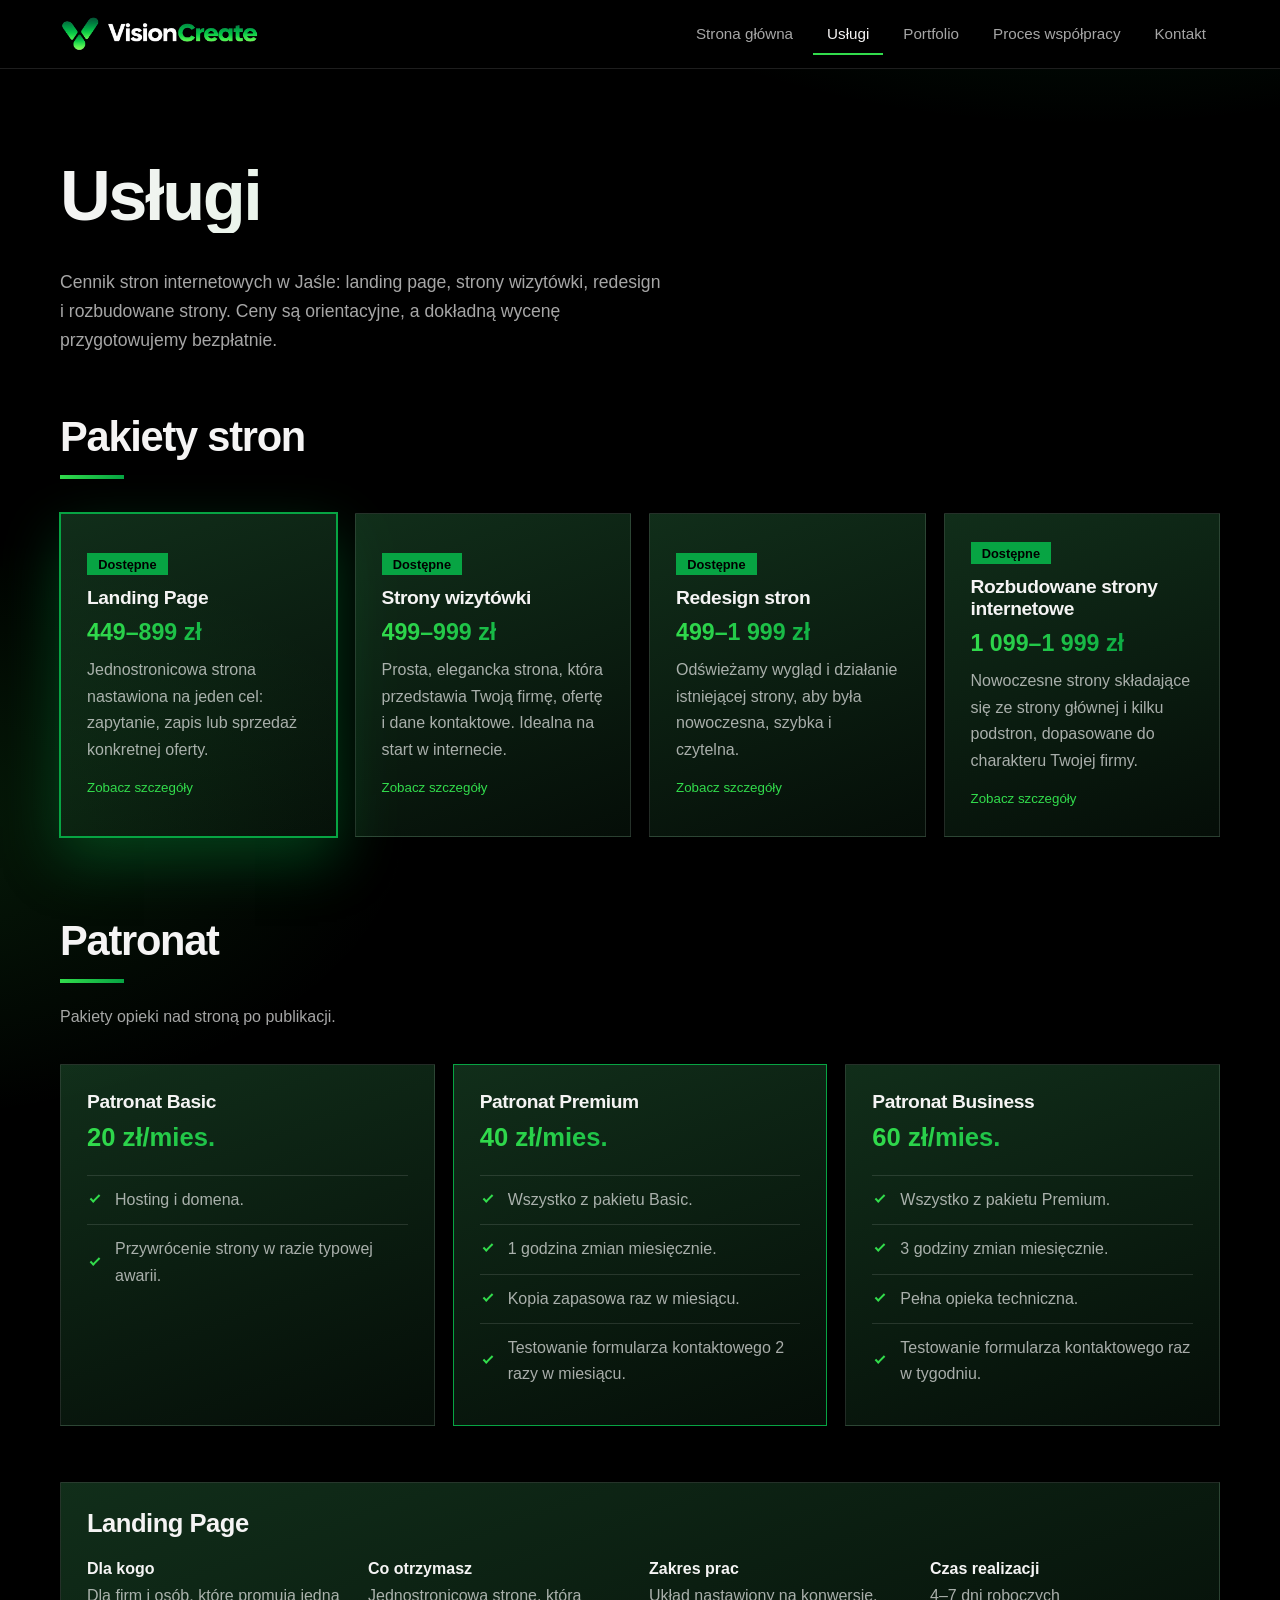
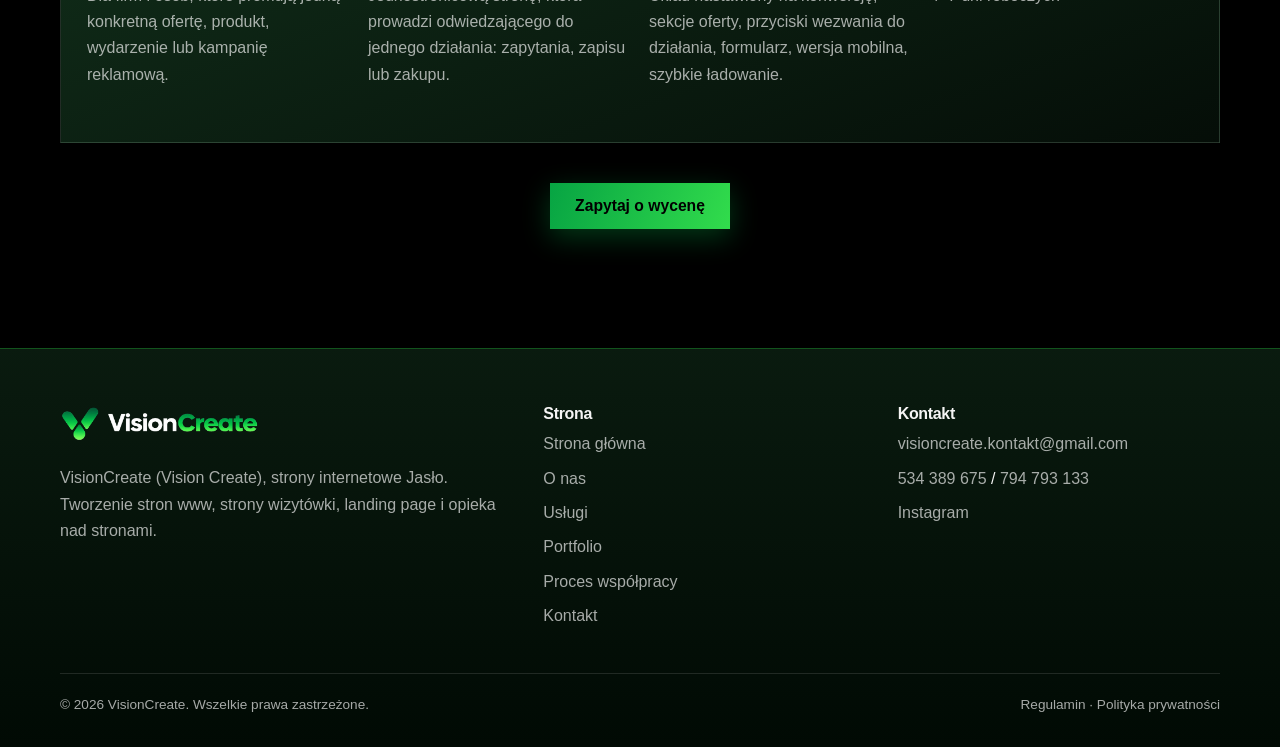
<file: uslugi.html>
<!DOCTYPE html>
<html lang="pl">
<head>
<meta charset="utf-8">
<meta name="viewport" content="width=device-width, initial-scale=1, viewport-fit=cover">
<meta http-equiv="Content-Security-Policy" content="default-src 'self'; script-src 'self'; style-src 'self' 'unsafe-inline' https://fonts.googleapis.com; font-src https://fonts.gstatic.com; img-src 'self' data:; connect-src 'self' https://formsubmit.co https://api.web3forms.com; form-action 'self'; base-uri 'self'; object-src 'none'">
<meta name="referrer" content="strict-origin-when-cross-origin">
<title>Cennik stron internetowych Jasło: pakiety i opieka | VisionCreate</title>
<meta name="description" content="Ile kosztuje strona internetowa w Jaśle? Landing page od 449 zł, strona wizytówka od 499 zł, redesign i rozbudowane strony. Opieka nad stroną od 20 zł/mies.">
<link rel="canonical" href="https://visi0ncreate.github.io/visioncreate/uslugi">
<meta name="robots" content="index, follow, max-image-preview:large">
<meta name="author" content="VisionCreate">
<meta name="theme-color" content="#000000">
<link rel="icon" type="image/png" sizes="48x48" href="favicon.png">
<link rel="shortcut icon" href="favicon.png">
<link rel="apple-touch-icon" href="favicon.png">
<meta name="application-name" content="VisionCreate">
<meta name="apple-mobile-web-app-title" content="VisionCreate">
<meta name="keywords" content="VisionCreate, Vision Create, strony internetowe Jasło, tworzenie stron internetowych Jasło, strony www Jasło, projektowanie stron www Jasło, strona internetowa dla firmy Jasło, strona wizytówka Jasło, landing page Jasło, cennik stron internetowych Jasło, tanie strony internetowe Jasło, utrzymanie strony Jasło, webdesigner Jasło">
<meta name="geo.region" content="PL-PK">
<meta name="geo.placename" content="Jasło">
<meta property="og:type" content="website">
<meta property="og:locale" content="pl_PL">
<meta property="og:site_name" content="VisionCreate">
<meta property="og:url" content="https://visi0ncreate.github.io/visioncreate/uslugi">
<meta property="og:image" content="https://visi0ncreate.github.io/visioncreate/logo.png">
<meta property="og:title" content="Cennik stron internetowych Jasło: pakiety i opieka | VisionCreate">
<meta property="og:description" content="Ile kosztuje strona internetowa w Jaśle? Landing page od 449 zł, strona wizytówka od 499 zł, redesign i rozbudowane strony. Opieka nad stroną od 20 zł/mies.">
<meta name="twitter:card" content="summary">

<script type="application/ld+json">{"@context":"https://schema.org","@type":"ItemList","name":"Cennik stron internetowych VisionCreate","itemListElement":[{"@type":"ListItem","position":1,"item":{"@type":"Service","name":"Landing Page","provider":{"@id":"https://visi0ncreate.github.io/visioncreate/#firma"},"areaServed":"Jasło","offers":{"@type":"AggregateOffer","priceCurrency":"PLN","lowPrice":449,"highPrice":899}}},{"@type":"ListItem","position":2,"item":{"@type":"Service","name":"Strony wizytówki","provider":{"@id":"https://visi0ncreate.github.io/visioncreate/#firma"},"areaServed":"Jasło","offers":{"@type":"AggregateOffer","priceCurrency":"PLN","lowPrice":499,"highPrice":999}}},{"@type":"ListItem","position":3,"item":{"@type":"Service","name":"Redesign stron","provider":{"@id":"https://visi0ncreate.github.io/visioncreate/#firma"},"areaServed":"Jasło","offers":{"@type":"AggregateOffer","priceCurrency":"PLN","lowPrice":499,"highPrice":1999}}},{"@type":"ListItem","position":4,"item":{"@type":"Service","name":"Rozbudowane strony internetowe","provider":{"@id":"https://visi0ncreate.github.io/visioncreate/#firma"},"areaServed":"Jasło","offers":{"@type":"AggregateOffer","priceCurrency":"PLN","lowPrice":1099,"highPrice":1999}}},{"@type":"ListItem","position":5,"item":{"@type":"Service","name":"Patronat Basic","description":"Opieka nad stroną, płatność miesięczna","provider":{"@id":"https://visi0ncreate.github.io/visioncreate/#firma"},"areaServed":"Jasło","offers":{"@type":"Offer","priceCurrency":"PLN","price":20}}},{"@type":"ListItem","position":6,"item":{"@type":"Service","name":"Patronat Premium","description":"Opieka nad stroną, płatność miesięczna","provider":{"@id":"https://visi0ncreate.github.io/visioncreate/#firma"},"areaServed":"Jasło","offers":{"@type":"Offer","priceCurrency":"PLN","price":40}}},{"@type":"ListItem","position":7,"item":{"@type":"Service","name":"Patronat Business","description":"Opieka nad stroną, płatność miesięczna","provider":{"@id":"https://visi0ncreate.github.io/visioncreate/#firma"},"areaServed":"Jasło","offers":{"@type":"Offer","priceCurrency":"PLN","price":60}}}]}</script>
<link rel="preconnect" href="https://fonts.googleapis.com">
<link rel="preconnect" href="https://fonts.gstatic.com" crossorigin>
<link href="https://fonts.googleapis.com/css2?family=Sora:wght@600;700;800&family=Inter:wght@400;500&display=swap" rel="stylesheet">
<link rel="stylesheet" href="style.css?v=3">
<noscript><style>.rv{opacity:1;transform:none}</style></noscript>
</head>
<body>
<header><div class="wrap nav">
  <a href="strona-glowna" class="logo" aria-label="VisionCreate, strona główna"><img src="logo.png" alt="VisionCreate" decoding="async"></a>
  <button class="menu" aria-expanded="false" aria-controls="nav">Menu</button>
  <nav id="nav"><ul>
    <li><a href="strona-glowna">Strona główna</a></li>
    <li><a href="uslugi" class="on" aria-current="page">Usługi</a></li>
    <li><a href="portfolio">Portfolio</a></li>
    <li><a href="proces-wspolpracy">Proces współpracy</a></li>
    
    <li><a href="kontakt">Kontakt</a></li>
  </ul></nav>
</div></header>

<main>
<div class="page show">
  <div class="wrap pagehead"><h1>Usługi</h1><p style="font-size:1.1rem">Cennik stron internetowych w Jaśle: landing page, strony wizytówki, redesign i rozbudowane strony. Ceny są orientacyjne, a dokładną wycenę przygotowujemy bezpłatnie.</p></div>
  <section style="padding-top:30px"><div class="wrap">
    <h2>Pakiety stron</h2>
    <div class="grid" id="svc"></div>
    <h2 style="margin-top:80px">Patronat</h2>
    <p>Pakiety opieki nad stroną po publikacji.</p>
    <div class="grid pat">
      <div class="card rv"><h3>Patronat Basic</h3><span class="pr grad">20 zł/mies.</span><ul class="ck"><li>Hosting i domena.</li><li>Przywrócenie strony w razie typowej awarii.</li></ul></div>
      <div class="card rv" style="border-color:var(--p)"><h3>Patronat Premium</h3><span class="pr grad">40 zł/mies.</span><ul class="ck"><li>Wszystko z pakietu Basic.</li><li>1 godzina zmian miesięcznie.</li><li>Kopia zapasowa raz w miesiącu.</li><li>Testowanie formularza kontaktowego 2 razy w miesiącu.</li></ul></div>
      <div class="card rv"><h3>Patronat Business</h3><span class="pr grad">60 zł/mies.</span><ul class="ck"><li>Wszystko z pakietu Premium.</li><li>3 godziny zmian miesięcznie.</li><li>Pełna opieka techniczna.</li><li>Testowanie formularza kontaktowego raz w tygodniu.</li></ul></div>
    </div>
    <div class="card rv" id="detail" style="margin-top:56px">
      <h3 id="dt">Landing Page</h3>
      <div class="grid" id="dg" style="margin-top:18px"></div>
    </div>
    <div style="margin-top:40px;text-align:center"><a class="btn" href="kontakt">Zapytaj o wycenę</a></div>
  </div></section>
</div>
</main>

<footer><div class="wrap">
  <div class="fg">
    <div><a href="strona-glowna" class="logo"><img src="logo.png" alt="VisionCreate" decoding="async"></a><p style="margin-top:14px">VisionCreate (Vision Create), strony internetowe Jasło. Tworzenie stron www, strony wizytówki, landing page i opieka nad stronami.</p></div>
    <div><h3>Strona</h3><ul><li><a href="strona-glowna">Strona główna</a></li><li><a href="strona-glowna#o-nas">O nas</a></li><li><a href="uslugi">Usługi</a></li><li><a href="portfolio">Portfolio</a></li><li><a href="proces-wspolpracy">Proces współpracy</a></li><li><a href="kontakt">Kontakt</a></li></ul></div>
    <div><h3>Kontakt</h3><ul><li><a href="mailto:visioncreate.kontakt@gmail.com">visioncreate.kontakt@gmail.com</a></li><li><a href="tel:+48534389675">534 389 675</a> / <a href="tel:+48794793133">794 793 133</a></li><li><a href="https://www.instagram.com/visi0n.create/" target="_blank" rel="noopener">Instagram</a></li></ul></div>
    
  </div>
  <div class="legal"><span>© 2026 VisionCreate. Wszelkie prawa zastrzeżone.</span><span><a href="regulamin">Regulamin</a> · <a href="polityka-prywatnosci">Polityka prywatności</a></span></div>
</div></footer>

<script src="uslugi.js?v=3" defer></script>
<script src="script.js?v=3" defer></script>
</body>
</html>
</file>
<file: style.css>
:root{--bg:#000000;--p:#07a443;--b:#32dc4c;--t:#f5f4f4;--s:#236036;--mut:rgba(245,244,244,.68);--line:rgba(245,244,244,.12);--card:rgba(35,96,54,.32);
--hf:'Sora','Trebuchet MS',sans-serif;--bf:'Inter','Segoe UI',Arial,sans-serif;color-scheme:dark;
box-sizing:border-box;padding-top:env(safe-area-inset-top,0px);padding-bottom:env(safe-area-inset-bottom,0px)}
html{scroll-padding-top:calc(env(safe-area-inset-top,0px) + 80px);scroll-behavior:smooth}
*,*::before,*::after{box-sizing:inherit}
body{margin:0;background:var(--bg);color:var(--t);font:400 1rem/1.65 var(--bf);overflow-x:hidden}
body::before{content:"";position:fixed;inset:0 0 auto;height:env(safe-area-inset-top,0px);background:var(--bg);z-index:60}
h1,h2,h3{font-family:var(--hf);line-height:1.15;margin:0 0 .5em;letter-spacing:-.02em}
h1{font-size:clamp(2.2rem,6vw,4.4rem);font-weight:800}
h2{font-size:clamp(1.7rem,3.6vw,2.6rem);font-weight:700}
h3{font-size:1.2rem;font-weight:600}
p{margin:0 0 1em;max-width:62ch;color:var(--mut)}
a{color:inherit}
:focus-visible{outline:2px solid var(--b);outline-offset:3px}
.wrap{width:min(1160px,100% - 40px);margin:0 auto}
section{padding:clamp(56px,9vw,110px) 0}
.grad{background:linear-gradient(100deg,var(--b),var(--p));-webkit-background-clip:text;background-clip:text;color:transparent}
.logo-ph{display:inline-flex;align-items:center;justify-content:center;border:1.5px dashed var(--b);border-radius:10px;color:var(--b);font:600 .9rem var(--hf);padding:.35em .9em;white-space:nowrap}
/* nav */
header{position:sticky;top:env(safe-area-inset-top,0px);z-index:50;background:#000000;backdrop-filter:blur(14px);border-bottom:1px solid var(--line)}
.nav{display:flex;align-items:center;justify-content:space-between;height:68px;gap:16px}
nav ul{display:flex;gap:6px;list-style:none;margin:0;padding:0}
nav a{display:block;padding:8px 14px;border-radius:0;text-decoration:none;font-size:.95rem;color:var(--mut);transition:.25s}
nav a:hover,nav a.on{color:var(--t)}
.btn{display:inline-block;font:600 .98rem var(--hf);text-decoration:none;border:0;cursor:pointer;color:#000;background:linear-gradient(110deg,var(--p),var(--b));padding:.9em 1.6em;border-radius:999px;box-shadow:0 8px 28px rgba(7,164,67,.35);transition:filter .2s}
.btn:hover{filter:brightness(1.1)}
.btn.ghost{background:transparent;box-shadow:none;border:1.5px solid var(--b);color:var(--t)}
.btn.ghost:hover{background:var(--s)}
.menu{display:none;background:none;border:1.5px solid var(--line);color:var(--t);border-radius:0;padding:8px 12px;font:600 .9rem var(--hf);cursor:pointer}
@media(max-width:900px){.menu{display:block}nav{position:absolute;left:0;right:0;top:68px;background:var(--bg);border-bottom:1px solid var(--line);display:none;padding:12px 20px}nav.open{display:block}nav ul{flex-direction:column}}
/* pages */
.page{display:none}.page.show{display:block}
@keyframes enter{from{opacity:0;transform:translateY(18px)}to{opacity:1;transform:none}}
.pagehead{padding:clamp(48px,8vw,90px) 0 10px}
/* hero */






.row{display:flex;gap:14px;flex-wrap:wrap;margin-top:28px}













/* cards */
.grid{display:grid;gap:18px;grid-template-columns:repeat(auto-fit,minmax(240px,1fr));margin-top:34px}
.card{background:var(--card);border:1px solid var(--line);border-radius:18px;padding:26px;transition:transform .3s,border-color .3s}
.card:hover{transform:translateY(-6px);border-color:var(--b)}
.card p{margin:0}
.soon{display:inline-block;font:600 .8rem var(--hf);color:var(--b);border:1px solid var(--b);border-radius:999px;padding:.2em .8em;margin-bottom:12px}
.ico{width:46px;height:46px;border-radius:14px;background:linear-gradient(135deg,var(--b),var(--p));margin-bottom:16px;display:grid;place-items:center;font:700 1.2rem var(--hf)}
.split{display:grid;grid-template-columns:1fr 1fr;gap:48px;align-items:center}
@media(max-width:820px){.split{grid-template-columns:1fr}}
.about-visual{aspect-ratio:1;border-radius:28px;overflow:hidden;background:radial-gradient(circle at 30% 25%,var(--b),transparent 55%),radial-gradient(circle at 75% 80%,var(--p),transparent 55%),var(--s);display:grid;place-items:center;animation:pulse 7s ease-in-out infinite}
@keyframes pulse{50%{transform:scale(.96) rotate(-2deg)}}
.cta{margin:0 auto;text-align:center;background:linear-gradient(rgba(0,0,0,.62),rgba(0,0,0,.72)),linear-gradient(120deg,var(--s),#0f2f1b);border:1px solid var(--line);border-radius:28px;padding:clamp(36px,6vw,70px) 24px;position:relative;overflow:hidden}
.cta::after{content:"";position:absolute;inset:0;background:linear-gradient(110deg,transparent 40%,rgba(50,220,76,.25),transparent 60%);transform:translateX(-100%);animation:shine 5s ease-in-out infinite}
@keyframes shine{60%,100%{transform:translateX(100%)}}
.cta p{margin:0 auto 1.4em}.cta>*{position:relative;z-index:1}
/* portfolio */
.pcard{display:block;text-decoration:none;border-radius:18px;overflow:hidden;border:1px solid var(--line);background:var(--card);transition:transform .3s,border-color .3s}
.pcard:hover{transform:translateY(-6px);border-color:var(--b)}
.thumb{aspect-ratio:16/10;display:grid;place-items:center;font:700 1.1rem var(--hf);color:rgba(245,244,244,.85);position:relative;overflow:hidden;background:linear-gradient(135deg,var(--s),var(--p))}
.pcard:nth-child(2n) .thumb{background:linear-gradient(135deg,var(--b),var(--s))}
.pcard:nth-child(3n) .thumb{background:linear-gradient(135deg,var(--p),var(--bg))}
.thumb::after{content:"Zobacz stronę";position:absolute;inset:0;display:grid;place-items:center;background:rgba(0,0,0,.7);opacity:0;transition:opacity .3s;font:600 1rem var(--hf)}
.pcard:hover .thumb::after{opacity:1}
.pinfo{padding:18px 22px}.pinfo p{margin:0;font-size:.92rem}
/* process */
.steps{position:relative;margin-top:40px;display:grid;gap:22px}
.steps::before{content:"";position:absolute;left:23px;top:10px;bottom:10px;width:2px;background:linear-gradient(var(--b),var(--p),transparent)}
.step{display:flex;gap:22px;align-items:flex-start;position:relative}
.step b{flex:none;width:48px;height:48px;border-radius:50%;display:grid;place-items:center;font:700 1.1rem var(--hf);background:var(--bg);border:2px solid var(--b)}
.step div{padding-top:4px}.step p{margin:0}
details{border-bottom:1px solid var(--line);padding:18px 0}
summary{cursor:pointer;font:600 1.05rem var(--hf);list-style:none;display:flex;justify-content:space-between;gap:16px}
summary::after{content:"+";color:var(--b);font-size:1.4rem;line-height:1;transition:transform .3s}
details[open] summary::after{transform:rotate(45deg)}
details p{margin:12px 0 0;animation:enter .4s}
/* form */
form{display:grid;gap:14px}
label{display:grid;gap:6px;font-size:.92rem;color:var(--mut)}
input,select,textarea{font:inherit;color:var(--t);background:rgba(35,96,54,.35);border:1px solid var(--line);border-radius:12px;padding:12px 14px;width:100%;transition:border-color .25s,box-shadow .25s}
input:focus,select:focus,textarea:focus{outline:0;border-color:var(--b);box-shadow:0 0 0 3px rgba(50,220,76,.25)}
select option{background:var(--bg)}
.two{display:grid;grid-template-columns:1fr 1fr;gap:14px}@media(max-width:560px){.two{grid-template-columns:1fr}}
.check{display:flex;gap:10px;align-items:flex-start;font-size:.85rem}.check input{width:auto;margin-top:4px}
.contact{display:grid;grid-template-columns:1.2fr .8fr;gap:40px}@media(max-width:820px){.contact{grid-template-columns:1fr}}
.ir{display:flex;align-items:center;gap:12px;padding:14px 18px;border:1px solid var(--line);border-radius:14px;margin-bottom:12px;background:var(--card);transition:border-color .25s}
.ir a{flex:1;min-width:0;overflow-wrap:anywhere;text-decoration:none}
.cb{flex:none;font:600 .8rem var(--hf);color:var(--t);background:var(--s);border:1px solid var(--b);border-radius:999px;padding:.5em 1em;min-height:36px;cursor:pointer;transition:background .25s}
.cb:hover{background:var(--p)}
.ig{flex:none;color:var(--b)}
.ir:hover{border-color:var(--b)}
.info small{display:block;color:var(--mut)}
#ok{display:none;color:var(--b);font-weight:500}
/* footer */
footer{border-top:1px solid var(--line);padding:56px 0 30px;background:#010a04}
.fg{display:grid;grid-template-columns:1.4fr 1fr 1fr;gap:32px}@media(max-width:820px){.fg{grid-template-columns:1fr 1fr}.fg>:first-child{grid-column:1/-1}}
footer h3{font-size:1rem}footer ul{list-style:none;padding:0;margin:0}footer li{margin-bottom:8px}
footer a{color:var(--mut);text-decoration:none}footer a:hover{color:var(--t)}
.legal{margin-top:36px;padding-top:20px;border-top:1px solid var(--line);font-size:.85rem;color:var(--mut);display:flex;justify-content:space-between;gap:12px;flex-wrap:wrap}
/* ===== upgrade wizualny ===== */
body{background:radial-gradient(1100px 600px at 85% -10%,rgba(7,164,67,.24),transparent 60%),radial-gradient(900px 500px at -10% 35%,rgba(50,220,76,.13),transparent 60%),var(--bg)}







h1{letter-spacing:-.035em;line-height:1.05}h2{letter-spacing:-.03em}
.grad{background:linear-gradient(100deg,var(--b),var(--p),#8af09a,var(--b));background-size:250% 100%;-webkit-background-clip:text;background-clip:text;color:transparent;animation:shift 7s linear infinite}
@keyframes shift{to{background-position:250% 0}}
.pagehead h1{background:linear-gradient(100deg,var(--t),#b8f5c2);-webkit-background-clip:text;background-clip:text;color:transparent}


nav a.on{box-shadow:inset 0 -2px 0 var(--b)}

.btn{position:relative;overflow:hidden}



.hero h1{font-size:clamp(2.4rem,6.4vw,5rem)}




section h2::after{content:"";display:block;width:64px;height:4px;border-radius:4px;margin-top:14px;background:linear-gradient(90deg,var(--b),var(--p))}
.cta h2::after{margin-inline:auto}.cta h2{font-size:clamp(1.9rem,4.4vw,3.2rem)}
.card{position:relative;overflow:hidden;border-radius:22px;background:linear-gradient(160deg,rgba(35,96,54,.48),rgba(35,96,54,.14))}
.pcard{position:relative}


.card:hover,.pcard:hover{border-color:rgba(50,220,76,.75)}
.rv.in{transition:opacity .7s,transform .35s,border-color .3s,box-shadow .3s}
.ico{width:54px;height:54px;border-radius:16px;font-size:1.4rem;box-shadow:0 10px 26px rgba(7,164,67,.45)}
.about-visual{box-shadow:0 30px 70px rgba(35,96,54,.6),0 0 0 1px rgba(50,220,76,.35)}
.thumb{display:flex;align-items:flex-end;justify-content:center;padding:13% 12% 0}
.bw{width:100%;height:100%;background:rgba(0,0,0,.78);border:1px solid rgba(245,244,244,.22);border-bottom:0;border-radius:12px 12px 0 0;padding:10px 12px;display:grid;gap:7px;align-content:start;transition:transform .5s}
.pcard:hover .bw{transform:translateY(-8px)}
.thumb.hasimg{padding:0;display:block;background:var(--s)}
.svc{display:block;width:100%;text-align:left;font:inherit;color:inherit;cursor:pointer}
.svc .pr{display:block;font:700 1.45rem var(--hf);margin:.1em 0 .5em}
.svc small{display:block;margin-top:14px;color:var(--b);font-weight:500}
.svc.act{border-color:var(--p);box-shadow:0 0 0 1px var(--p),0 22px 55px rgba(7,164,67,.35)}
.pop{animation:enter .45s}
.pat .pr{display:block;font:700 1.6rem var(--hf);margin:.1em 0 .9em}
.ck{list-style:none;margin:0;padding:0}.ck li{position:relative;padding:11px 0 11px 28px;border-top:1px solid var(--line);color:var(--mut)}
.ck li::before{content:"";position:absolute;left:3px;top:50%;width:10px;height:5px;margin-top:-5px;border-left:2px solid var(--b);border-bottom:2px solid var(--b);transform:rotate(-45deg)}

.btn{border-radius:12px}.cb{border-radius:8px}.soon{border-radius:6px}
.doc{max-width:820px;padding-bottom:80px}.doc h2{font-size:1.25rem;margin:2em 0 .6em}.doc p,.doc li{color:var(--mut);max-width:none}.doc ul{padding-left:1.2em}.doc a{color:var(--b)}
#detail h3{font-size:1.6rem}#detail p{max-width:none}
.thumb img{width:100%;height:100%;object-fit:cover;object-position:top;display:block;transition:transform .5s}
.pcard:hover .thumb img{transform:scale(1.05)}
.bd{display:flex;gap:4px}.bd i{width:6px;height:6px;border-radius:50%;background:var(--b)}
.bl{height:8px;border-radius:5px;background:rgba(245,244,244,.25)}.l1{width:62%;height:14px;background:linear-gradient(90deg,var(--b),var(--p))}.l2{width:84%}
.bt{display:grid;grid-template-columns:repeat(3,1fr);gap:6px}.bt s{display:block;aspect-ratio:1.4;border-radius:6px;background:rgba(50,220,76,.32)}
.step b{background:linear-gradient(135deg,var(--b),var(--p));border:0;color:#000;box-shadow:0 0 0 6px rgba(50,220,76,.16),0 8px 24px rgba(7,164,67,.5)}
.step div{flex:1;background:var(--card);border:1px solid var(--line);border-radius:18px;padding:18px 22px}.step h3{margin-bottom:.25em}
details{border:1px solid var(--line);border-radius:16px;padding:18px 22px;margin-bottom:12px;background:var(--card);transition:border-color .3s}
details[open]{border-color:var(--b)}
form{background:var(--card);border:1px solid var(--line);border-radius:24px;padding:clamp(20px,4vw,34px)}
footer{border-top:1px solid rgba(50,220,76,.35);background:linear-gradient(180deg,rgba(35,96,54,.28),#010a04)}
.logo{display:inline-flex;align-items:center}.logo img{height:38px;width:auto;display:block}
.soon.ok{background:var(--p);border-color:var(--p);color:#000}
h1{overflow-wrap:break-word}
@media(max-width:560px){
html{scroll-padding-top:calc(env(safe-area-inset-top,0px) + 72px)}
.wrap{width:calc(100% - 32px)}
.nav{height:58px}nav{top:58px}nav a{padding:14px}
.logo img{height:30px}
section{padding:48px 0}
h1{font-size:2.05rem}
.row{flex-direction:column}.row .btn,.cta .btn,form .btn{width:100%;text-align:center}
.btn{padding:1em 1.4em}
input,select,textarea{font-size:16px}
.card{padding:20px}
.step{gap:14px}.step b{width:40px;height:40px}.steps::before{left:19px}
summary{min-height:44px}

.about-visual{aspect-ratio:1.2}
.ir{padding:12px 14px}
.legal{flex-direction:column}
}
.rv{opacity:0;transform:translateY(24px);transition:opacity .7s,transform .7s}.rv.in{opacity:1;transform:none}
@media(prefers-reduced-motion:reduce){*,*::before,*::after{animation:none!important;transition:none!important}.rv{opacity:1;transform:none}html{scroll-behavior:auto}}

/* wydajność */
.cta.bgok{background:linear-gradient(rgba(0,0,0,.62),rgba(0,0,0,.72)),url(zdj1.png) center/cover,linear-gradient(120deg,var(--s),#0f2f1b)}
img{max-width:100%}
#svc{min-height:280px}#pf{min-height:320px}#dg{min-height:160px}
.ir{flex-wrap:wrap}.ir .tel{flex:1;min-width:0}.ir .tel a{display:inline}

/* hero: zdjęcie z gradientem */
.hero{position:relative;overflow:hidden;isolation:isolate;display:flex;align-items:center;min-height:min(86vh,760px);padding:clamp(72px,10vw,120px) 0}
.hero-photo{position:absolute;inset:0;z-index:-2}
.hero-photo img{display:block;width:100%;height:100%;object-fit:cover;object-position:62% center}
.hero::after{content:"";position:absolute;inset:0;z-index:-1;background:linear-gradient(90deg,#000 0%,rgba(0,0,0,.94) 30%,rgba(0,0,0,.55) 60%,rgba(0,0,0,.12) 100%),linear-gradient(0deg,#000 0%,transparent 22%)}
.hero .wrap{display:block}
.hero .wrap>div{max-width:640px}
@media(max-width:820px){
.hero{min-height:0;padding:64px 0 72px}
.hero::after{background:linear-gradient(180deg,rgba(0,0,0,.86) 0%,rgba(0,0,0,.72) 55%,rgba(0,0,0,.5) 100%),linear-gradient(0deg,#000 0%,transparent 20%)}
}

*, *::before, *::after { border-radius: 0 !important; }
.zaokraglone { border-radius: 24px !important; }
</file>
